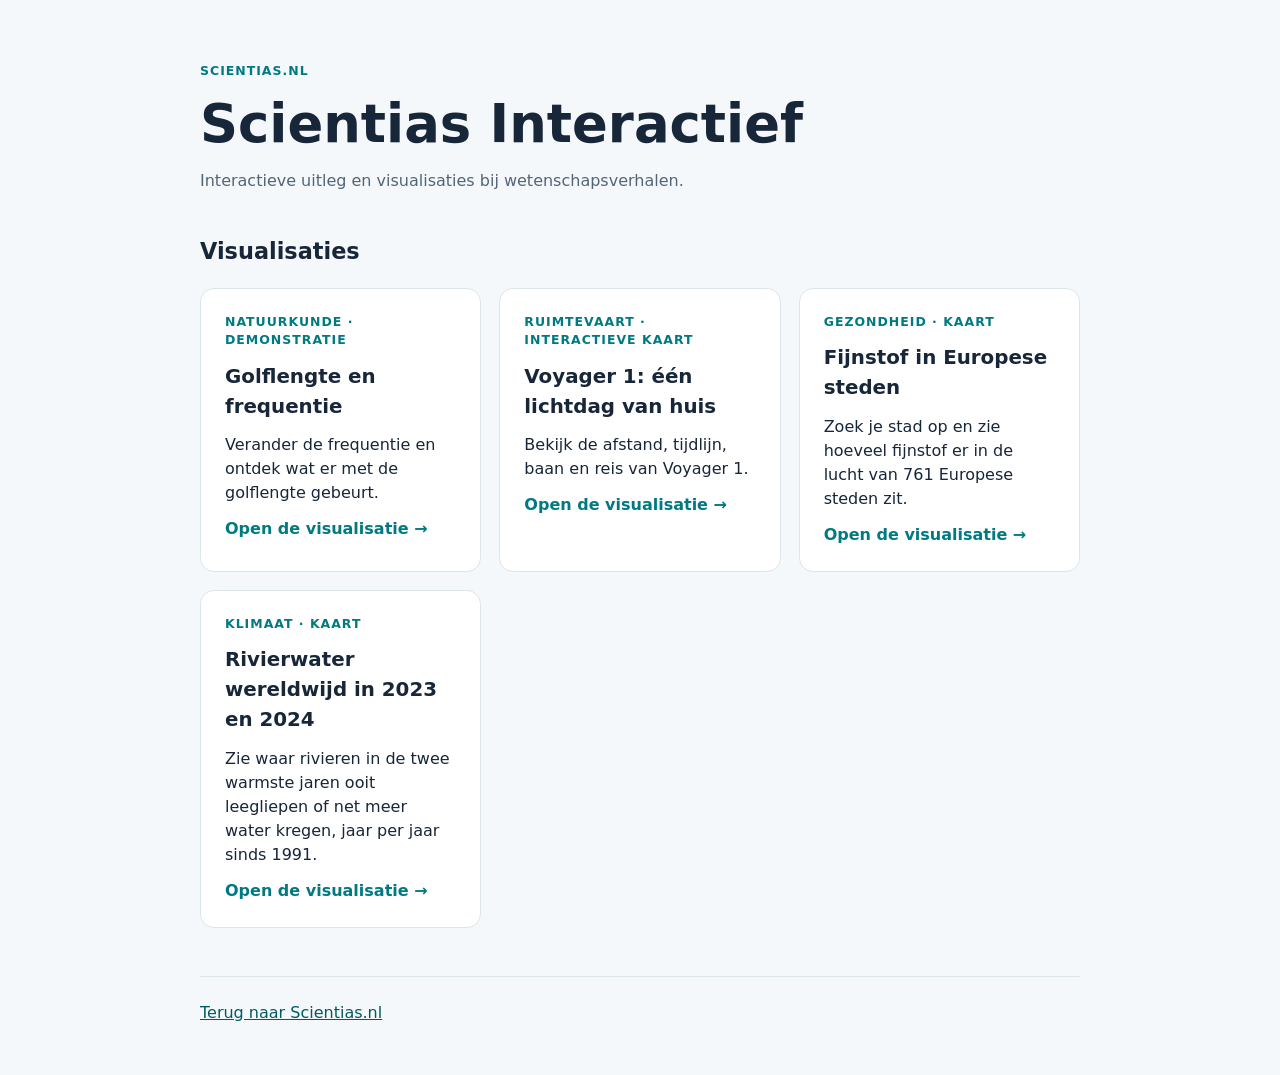
<file: overzicht/index.html>
<!doctype html>
<html lang="nl">
<head>
  <meta charset="utf-8">
  <meta name="viewport" content="width=device-width, initial-scale=1">
  <meta name="description" content="Overzicht van de interactieve wetenschapsvisualisaties van Scientias.">
  <meta name="robots" content="noindex">
  <title>Overzicht · Scientias Interactief</title>
  <link rel="stylesheet" href="../overzicht.css">
</head>
<body>
  <main class="container">
    <header class="site-header">
      <p class="eyebrow">Scientias.nl</p>
      <h1>Scientias Interactief</h1>
      <p>Interactieve uitleg en visualisaties bij wetenschapsverhalen.</p>
    </header>
    <section aria-labelledby="voorbeelden">
      <h2 id="voorbeelden">Visualisaties</h2>
      <div class="tiles">
        <a class="tile" href="../voorbeelden/golflengte/">
          <span class="eyebrow">Natuurkunde · demonstratie</span>
          <strong>Golflengte en frequentie</strong>
          <span>Verander de frequentie en ontdek wat er met de golflengte gebeurt.</span>
          <span class="link-label">Open de visualisatie →</span>
        </a>
        <a class="tile" href="../interactief/voyager-1-v2/">
          <span class="eyebrow">Ruimtevaart · interactieve kaart</span>
          <strong>Voyager 1: één lichtdag van huis</strong>
          <span>Bekijk de afstand, tijdlijn, baan en reis van Voyager 1.</span>
          <span class="link-label">Open de visualisatie →</span>
        </a>
        <a class="tile" href="../interactief/fijnstof-europese-steden/">
          <span class="eyebrow">Gezondheid · kaart</span>
          <strong>Fijnstof in Europese steden</strong>
          <span>Zoek je stad op en zie hoeveel fijnstof er in de lucht van 761 Europese steden zit.</span>
          <span class="link-label">Open de visualisatie →</span>
        </a>
        <a class="tile" href="../interactief/zoetwater-2023-2024/">
          <span class="eyebrow">Klimaat · kaart</span>
          <strong>Rivierwater wereldwijd in 2023 en 2024</strong>
          <span>Zie waar rivieren in de twee warmste jaren ooit leegliepen of net meer water kregen, jaar per jaar sinds 1991.</span>
          <span class="link-label">Open de visualisatie →</span>
        </a>
      </div>
    </section>
    <footer><a href="https://scientias.nl/">Terug naar Scientias.nl</a></footer>
  </main>
</body>
</html>
</file>
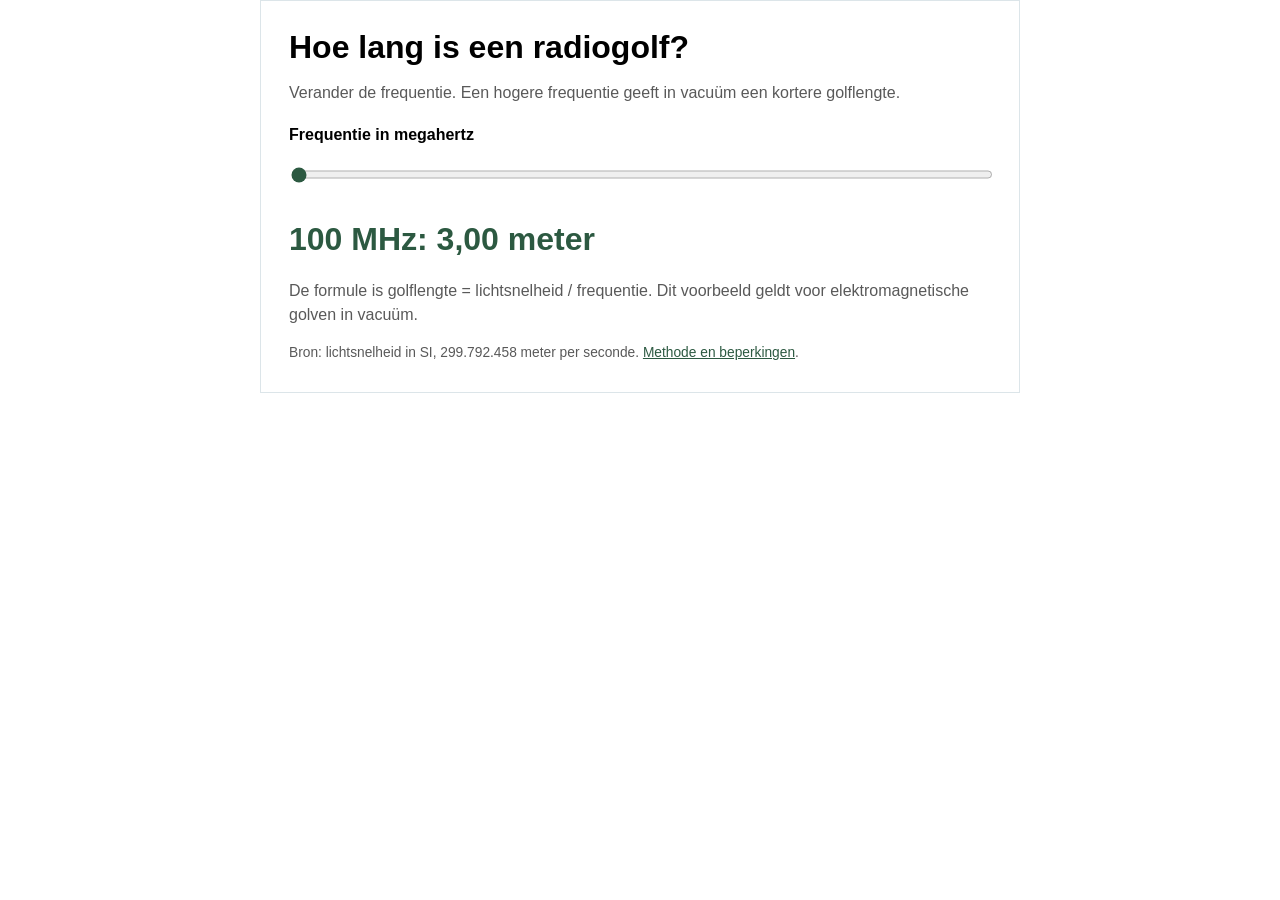
<file: interactief/_sjabloon/index.html>
<!doctype html>
<html lang="nl">
<head>
  <meta charset="utf-8">
  <meta name="viewport" content="width=device-width, initial-scale=1">
  <meta name="description" content="Sjabloon voor een interactieve Scientias-visualisatie.">
  <title>Sjabloon: golflengte en frequentie | Scientias</title>
  <link rel="stylesheet" href="../../assets/v1/style.css">
  <link rel="stylesheet" href="../../assets/v1/basis.css">
  <link rel="stylesheet" href="style.css">
  <script src="physics.js" defer></script>
  <script src="visualisatie.js" defer></script>
  <script src="../../assets/v1/embed-child.js" defer></script>
</head>
<body class="embed-page">
  <a class="skip-link" href="#visualisatie">Naar de visualisatie</a>
  <main class="embed" id="visualisatie">
    <h1>Hoe lang is een radiogolf?</h1>
    <p>Verander de frequentie. Een hogere frequentie geeft in vacuüm een kortere golflengte.</p>
    <label for="frequentie">Frequentie in megahertz</label>
    <input id="frequentie" type="range" min="100" max="1000" step="10" value="100" aria-describedby="toelichting">
    <p><output class="output" id="uitvoer" for="frequentie">100 MHz: 3,00 meter</output></p>
    <p id="toelichting">De formule is golflengte = lichtsnelheid / frequentie. Dit voorbeeld geldt voor elektromagnetische golven in vacuüm.</p>
    <p class="note">Bron: lichtsnelheid in SI, 299.792.458 meter per seconde. <a href="METHODE.md">Methode en beperkingen</a>.</p>
    <noscript><p>JavaScript is nodig voor de schuifregelaar. Bij 100 MHz is de golflengte ongeveer 3 meter.</p></noscript>
  </main>
</body>
</html>
</file>
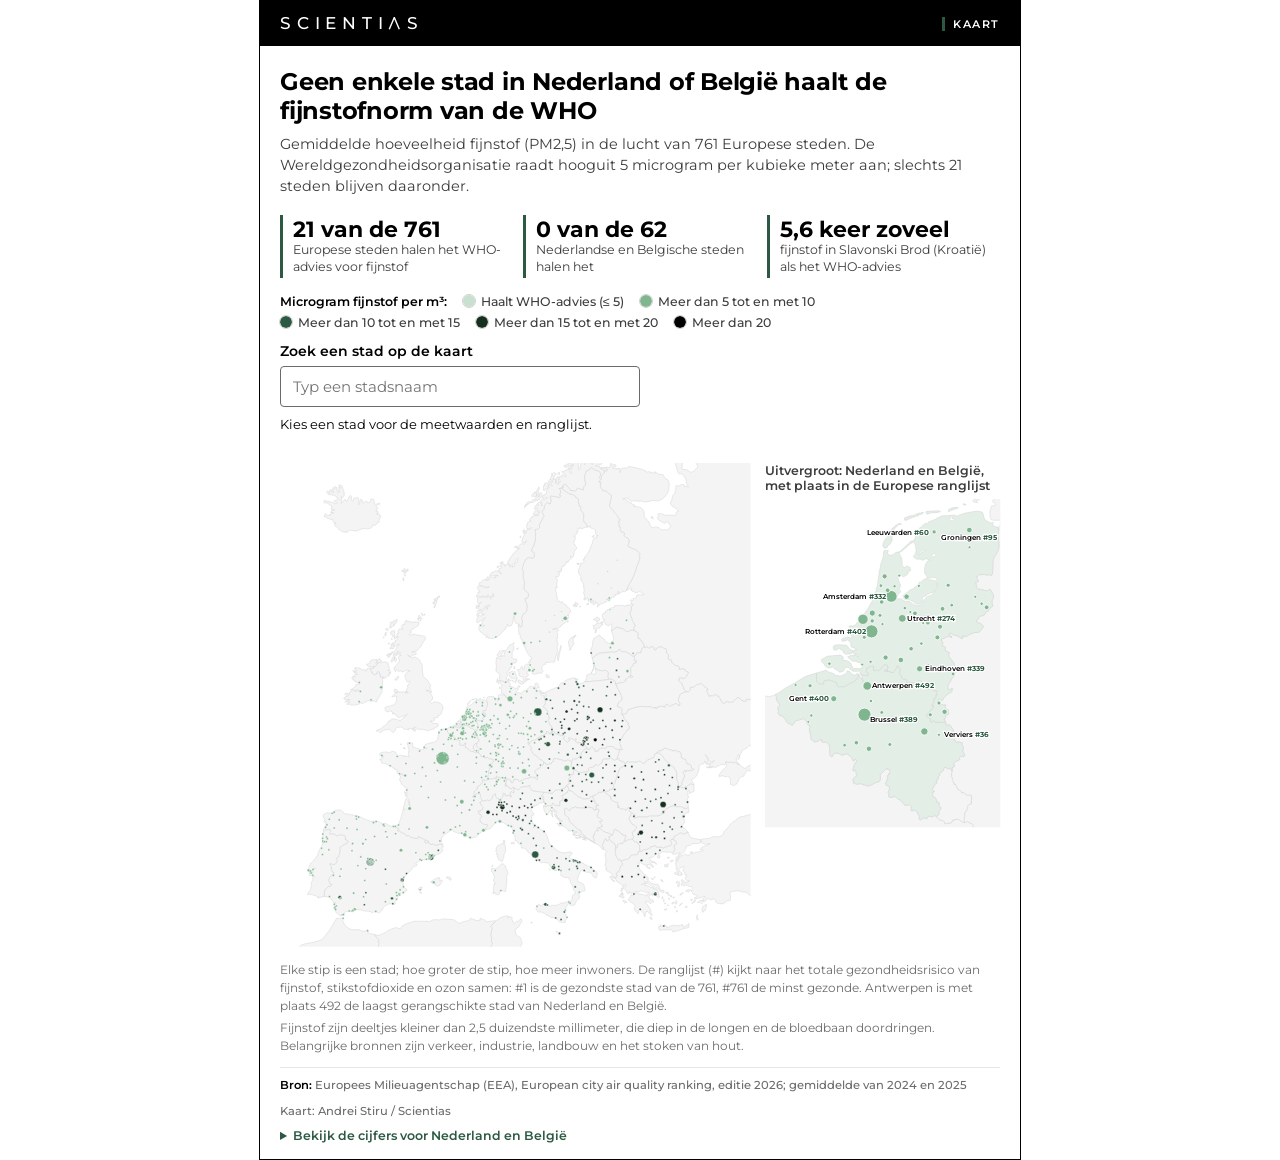
<file: interactief/fijnstof-europese-steden/index.html>
<!doctype html>
<html lang="nl">
<head>
<meta charset="utf-8">
<meta name="viewport" content="width=device-width,initial-scale=1">
<title>Fijnstof in Europese steden | Scientias</title>
<link rel="stylesheet" href="../../assets/v1/basis.css">
<link rel="stylesheet" href="style.css">
<script src="data.js" defer></script>
<script src="visualisatie.js" defer></script>
<script src="../../assets/v1/embed-child.js" defer></script>
</head>
<body>
<figure class="sc-graphic"><div class="sc-head"><span class="sc-logo" aria-label="Scientias">SCIENTI<svg viewBox="0 0 10 10" aria-hidden="true"><path d="M.9 10 5 .4 9.1 10" fill="none" stroke="#fff" stroke-width="1.15" stroke-linejoin="miter"/></svg>S</span><span class="sc-kicker">Kaart</span></div>
<div class="sc-body"><h1 class="sc-title">Geen enkele stad in Nederland of België haalt de fijnstofnorm van de WHO</h1>
<p class="sc-sub">Gemiddelde hoeveelheid fijnstof (PM2,5) in de lucht van 761 Europese steden. De Wereldgezondheidsorganisatie raadt hooguit 5 microgram per kubieke meter aan; slechts 21 steden blijven daaronder.</p>
<div class="kpis"><div class="kpi"><b>21 van de 761</b><span>Europese steden halen het WHO-advies voor fijnstof</span></div><div class="kpi"><b>0 van de 62</b><span>Nederlandse en Belgische steden halen het</span></div><div class="kpi"><b>5,6 keer zoveel</b><span>fijnstof in Slavonski Brod (Kroatië) als het WHO-advies</span></div></div>
<div class="sc-legend"><span class="legend-title">Microgram fijnstof per m³:</span><span><i class="dot pm-safe"></i>Haalt WHO-advies (≤ 5)</span><span><i class="dot pm-low"></i>Meer dan 5 tot en met 10</span><span><i class="dot pm-medium"></i>Meer dan 10 tot en met 15</span><span><i class="dot pm-high"></i>Meer dan 15 tot en met 20</span><span><i class="dot pm-very-high"></i>Meer dan 20</span></div>
<div class="city-search"><label for="city-name">Zoek een stad op de kaart</label><input id="city-name" list="city-names" autocomplete="off" placeholder="Typ een stadsnaam"><datalist id="city-names"></datalist><p id="city-result" role="status" aria-live="polite">Kies een stad voor de meetwaarden en ranglijst.</p></div>
<div class="sc-chart" id="aqmap"><div class="sc-maps">
<div><div class="sc-map-svg" data-src="kaart-europa.svg"><noscript>De kaart vereist JavaScript; de Nederlandse en Belgische cijfers staan in de tabel hieronder.</noscript></div></div>
<div><p class="mapcap">Uitvergroot: Nederland en België, met plaats in de Europese ranglijst</p><div class="sc-map-svg" data-src="kaart-benelux.svg"><noscript>De kaart vereist JavaScript; de Nederlandse en Belgische cijfers staan in de tabel hieronder.</noscript></div></div>
</div></div>
<div class="sc-notes"><p>Elke stip is een stad; hoe groter de stip, hoe meer inwoners. De ranglijst (#) kijkt naar het totale gezondheidsrisico van fijnstof, stikstofdioxide en ozon samen: #1 is de gezondste stad van de 761, #761 de minst gezonde. Antwerpen is met plaats 492 de laagst gerangschikte stad van Nederland en België.</p><p>Fijnstof zijn deeltjes kleiner dan 2,5 duizendste millimeter, die diep in de longen en de bloedbaan doordringen. Belangrijke bronnen zijn verkeer, industrie, landbouw en het stoken van hout.</p></div>
<div class="sc-foot"><span><b>Bron:</b> Europees Milieuagentschap (EEA), European city air quality ranking, editie 2026; gemiddelde van 2024 en 2025</span><span>Kaart: Andrei Stiru / Scientias</span></div>
<details class="sc-data"><summary>Bekijk de cijfers voor Nederland en België</summary><div class="scroll"><table><thead><tr><th>#</th><th>Stad</th><th>Land</th><th>Fijnstof</th><th>Stikstof&shy;dioxide</th><th>Ozon</th></tr></thead><tbody><tr><td>36</td><td>Verviers</td><td>BE</td><td>6</td><td>11</td><td>84</td></tr><tr><td>49</td><td>Namur</td><td>BE</td><td>6</td><td>12</td><td>83</td></tr><tr><td>60</td><td>Leeuwarden</td><td>NL</td><td>7</td><td>9</td><td>86</td></tr><tr><td>77</td><td>Alkmaar</td><td>NL</td><td>8</td><td>10</td><td>85</td></tr><tr><td>79</td><td>Liège</td><td>BE</td><td>6</td><td>13</td><td>84</td></tr><tr><td>88</td><td>Assen</td><td>NL</td><td>8</td><td>10</td><td>86</td></tr><tr><td>94</td><td>Hoorn</td><td>NL</td><td>8</td><td>11</td><td>88</td></tr><tr><td>95</td><td>Groningen</td><td>NL</td><td>8</td><td>11</td><td>85</td></tr><tr><td>102</td><td>Lelystad</td><td>NL</td><td>8</td><td>10</td><td>90</td></tr><tr><td>113</td><td>Charleroi</td><td>BE</td><td>7</td><td>14</td><td>82</td></tr><tr><td>115</td><td>La Louvière</td><td>BE</td><td>8</td><td>12</td><td>83</td></tr><tr><td>117</td><td>Heerlen</td><td>NL</td><td>7</td><td>12</td><td>87</td></tr><tr><td>120</td><td>Almere</td><td>NL</td><td>8</td><td>11</td><td>89</td></tr><tr><td>124</td><td>Middelburg</td><td>NL</td><td>8</td><td>12</td><td>82</td></tr><tr><td>126</td><td>Oostende</td><td>BE</td><td>9</td><td>10</td><td>80</td></tr><tr><td>133</td><td>Purmerend</td><td>NL</td><td>8</td><td>12</td><td>86</td></tr><tr><td>141</td><td>Soest</td><td>NL</td><td>8</td><td>11</td><td>89</td></tr><tr><td>143</td><td>Heemskerk</td><td>NL</td><td>8</td><td>12</td><td>83</td></tr><tr><td>146</td><td>Maastricht</td><td>NL</td><td>8</td><td>13</td><td>86</td></tr><tr><td>151</td><td>Haarlem</td><td>NL</td><td>9</td><td>12</td><td>82</td></tr><tr><td>154</td><td>Zwolle</td><td>NL</td><td>8</td><td>12</td><td>88</td></tr><tr><td>161</td><td>Hilversum</td><td>NL</td><td>8</td><td>12</td><td>89</td></tr><tr><td>162</td><td>Apeldoorn</td><td>NL</td><td>8</td><td>12</td><td>90</td></tr><tr><td>167</td><td>Deventer</td><td>NL</td><td>8</td><td>12</td><td>89</td></tr><tr><td>172</td><td>Mons</td><td>BE</td><td>9</td><td>13</td><td>82</td></tr><tr><td>175</td><td>Sittard-Geleen</td><td>NL</td><td>8</td><td>13</td><td>88</td></tr><tr><td>187</td><td>Zaanstad</td><td>NL</td><td>8</td><td>13</td><td>82</td></tr><tr><td>195</td><td>Brugge</td><td>BE</td><td>10</td><td>11</td><td>82</td></tr><tr><td>196</td><td>Almelo</td><td>NL</td><td>9</td><td>12</td><td>89</td></tr><tr><td>199</td><td>Ede</td><td>NL</td><td>8</td><td>12</td><td>89</td></tr><tr><td>202</td><td>Haarlemmermeer</td><td>NL</td><td>9</td><td>13</td><td>84</td></tr><tr><td>213</td><td>Leuven</td><td>BE</td><td>8</td><td>14</td><td>85</td></tr><tr><td>216</td><td>Hengelo</td><td>NL</td><td>9</td><td>13</td><td>89</td></tr><tr><td>220</td><td>Arnhem</td><td>NL</td><td>8</td><td>13</td><td>89</td></tr><tr><td>224</td><td>Amersfoort</td><td>NL</td><td>8</td><td>13</td><td>89</td></tr><tr><td>225</td><td>Leiden</td><td>NL</td><td>8</td><td>14</td><td>86</td></tr><tr><td>229</td><td>Nijmegen</td><td>NL</td><td>8</td><td>14</td><td>88</td></tr><tr><td>230</td><td>Veenendaal</td><td>NL</td><td>9</td><td>13</td><td>89</td></tr><tr><td>233</td><td>Enschede</td><td>NL</td><td>8</td><td>13</td><td>89</td></tr><tr><td>246</td><td>Alphen aan den Rijn</td><td>NL</td><td>9</td><td>13</td><td>87</td></tr><tr><td>264</td><td>Oss</td><td>NL</td><td>9</td><td>13</td><td>89</td></tr><tr><td>274</td><td>Utrecht</td><td>NL</td><td>9</td><td>14</td><td>88</td></tr><tr><td>280</td><td>Kortrijk</td><td>BE</td><td>10</td><td>12</td><td>85</td></tr><tr><td>281</td><td>Mouscron</td><td>BE</td><td>10</td><td>12</td><td>85</td></tr><tr><td>286</td><td>Helmond</td><td>NL</td><td>9</td><td>13</td><td>89</td></tr><tr><td>295</td><td>Bergen op Zoom</td><td>NL</td><td>9</td><td>15</td><td>85</td></tr><tr><td>301</td><td>Gouda</td><td>NL</td><td>9</td><td>15</td><td>87</td></tr><tr><td>302</td><td>Venlo</td><td>NL</td><td>9</td><td>14</td><td>88</td></tr><tr><td>310</td><td>Mechelen</td><td>BE</td><td>9</td><td>14</td><td>85</td></tr><tr><td>312</td><td>'s-Hertogenbosch</td><td>NL</td><td>9</td><td>14</td><td>88</td></tr><tr><td>313</td><td>Breda</td><td>NL</td><td>9</td><td>14</td><td>88</td></tr><tr><td>328</td><td>Nissewaard</td><td>NL</td><td>9</td><td>16</td><td>79</td></tr><tr><td>332</td><td>Amsterdam</td><td>NL</td><td>9</td><td>17</td><td>82</td></tr><tr><td>335</td><td>Roosendaal</td><td>NL</td><td>9</td><td>15</td><td>86</td></tr><tr><td>337</td><td>'s-Gravenhage</td><td>NL</td><td>9</td><td>16</td><td>84</td></tr><tr><td>338</td><td>Zoetermeer</td><td>NL</td><td>9</td><td>16</td><td>86</td></tr><tr><td>339</td><td>Eindhoven</td><td>NL</td><td>9</td><td>14</td><td>89</td></tr><tr><td>350</td><td>Tilburg</td><td>NL</td><td>9</td><td>14</td><td>89</td></tr><tr><td>389</td><td>Brussel</td><td>BE</td><td>9</td><td>18</td><td>83</td></tr><tr><td>400</td><td>Gent</td><td>BE</td><td>10</td><td>15</td><td>85</td></tr><tr><td>402</td><td>Rotterdam</td><td>NL</td><td>9</td><td>18</td><td>83</td></tr><tr><td>492</td><td>Antwerpen</td><td>BE</td><td>10</td><td>19</td><td>84</td></tr></tbody></table></div><p class="table-note">Alle waarden in microgram per kubieke meter.</p></details>
</div></figure>
</body></html>
</file>
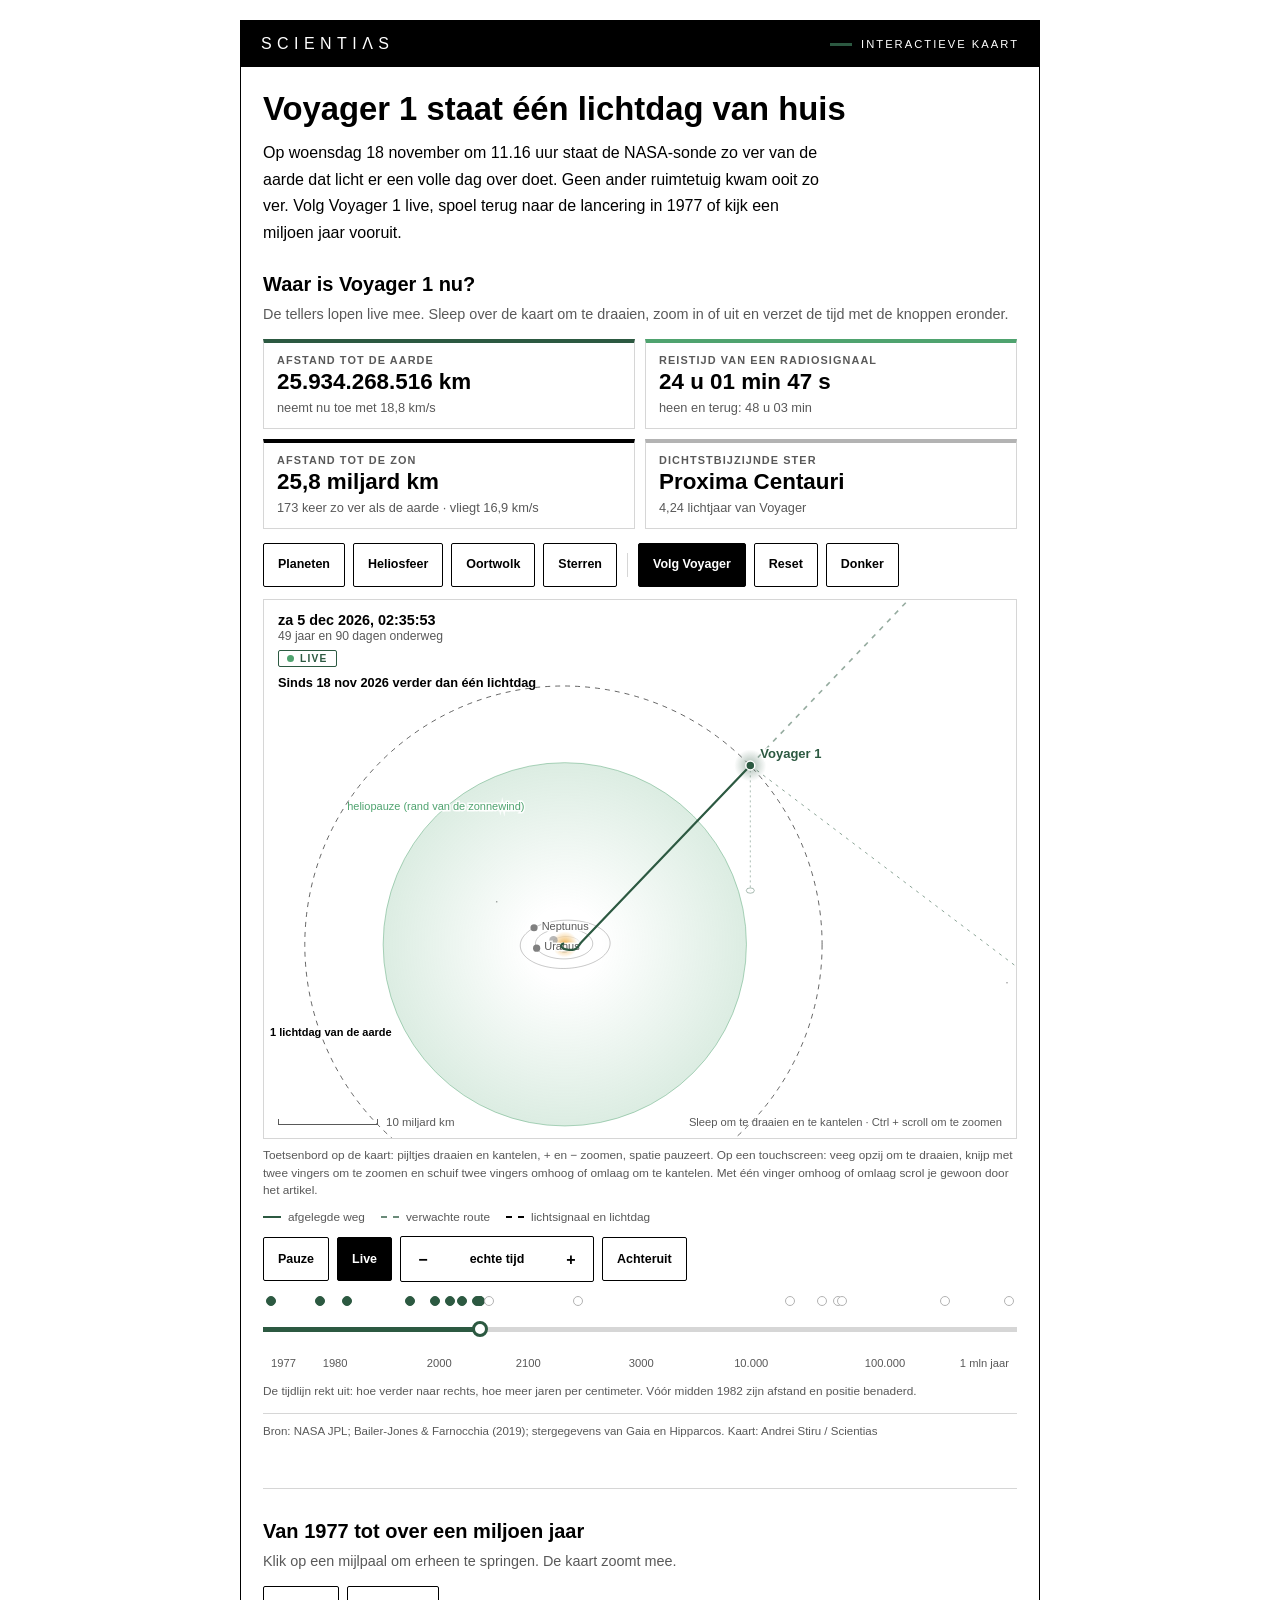
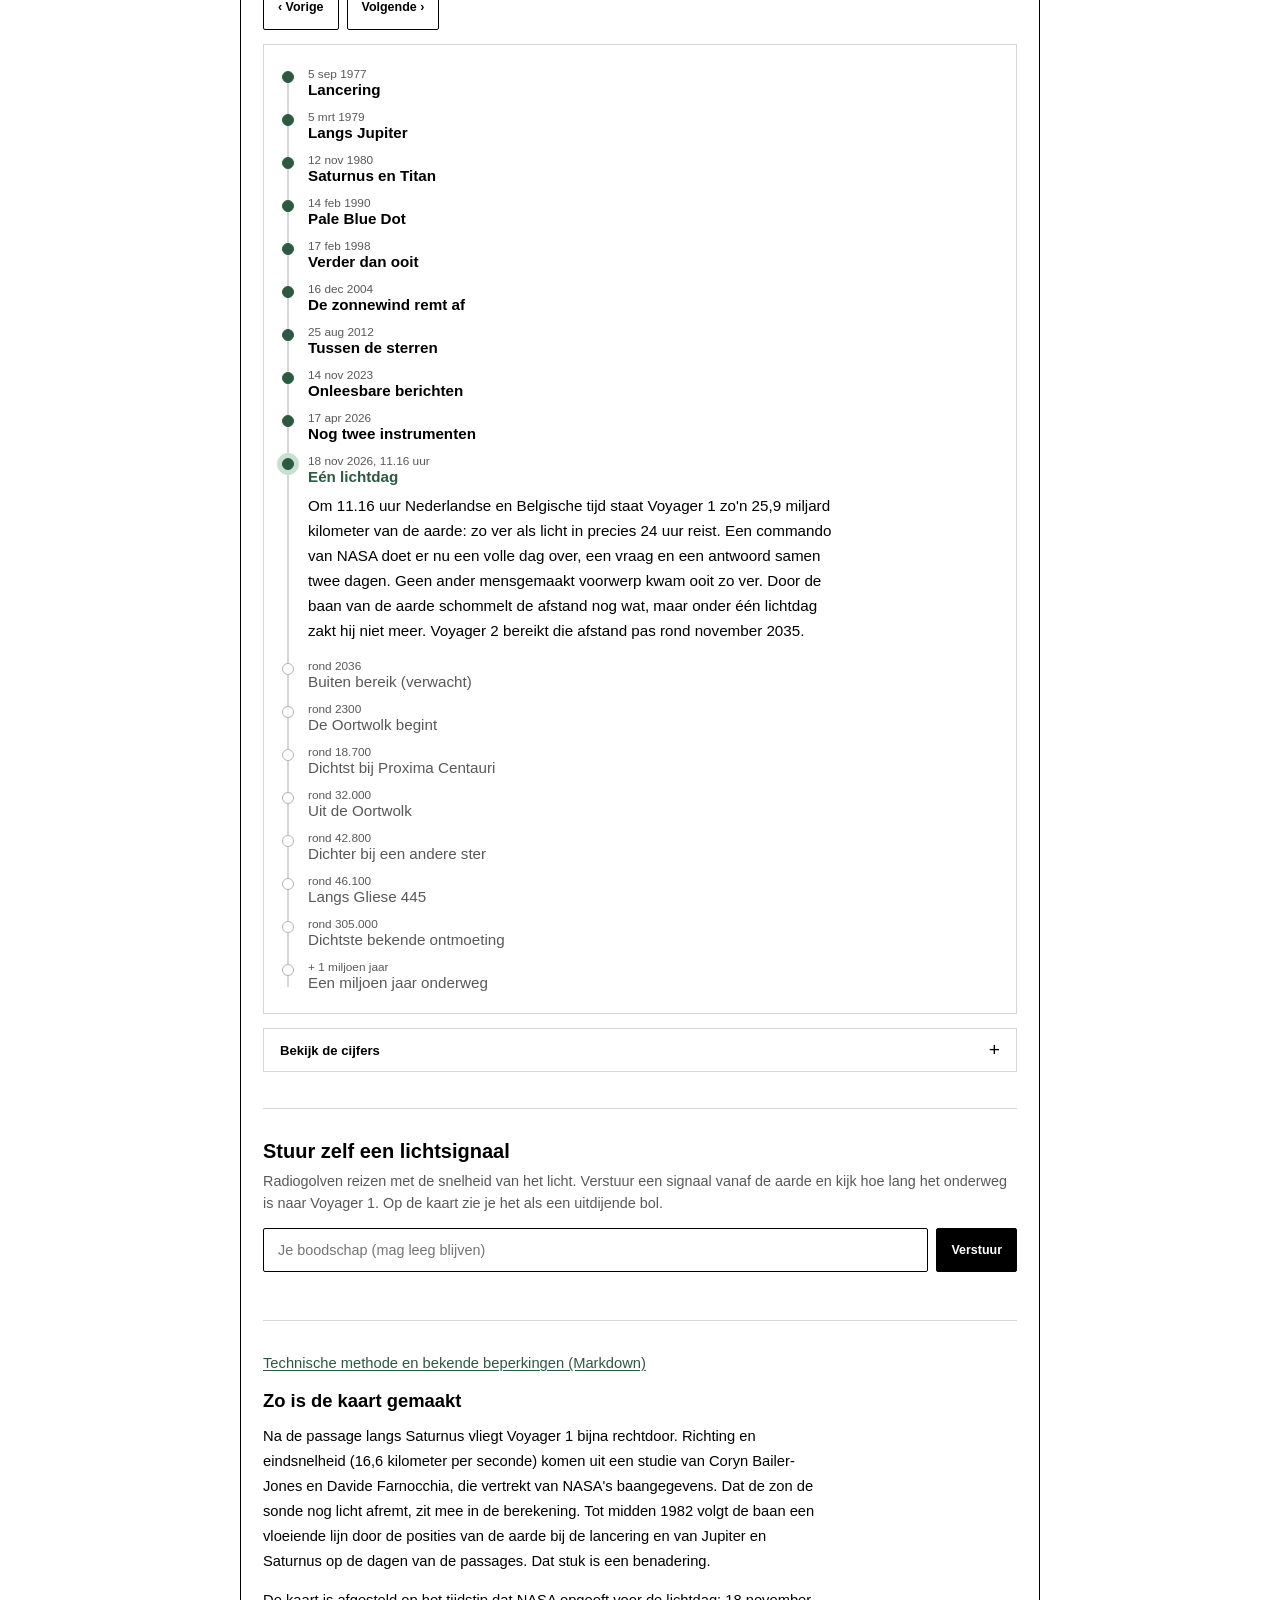
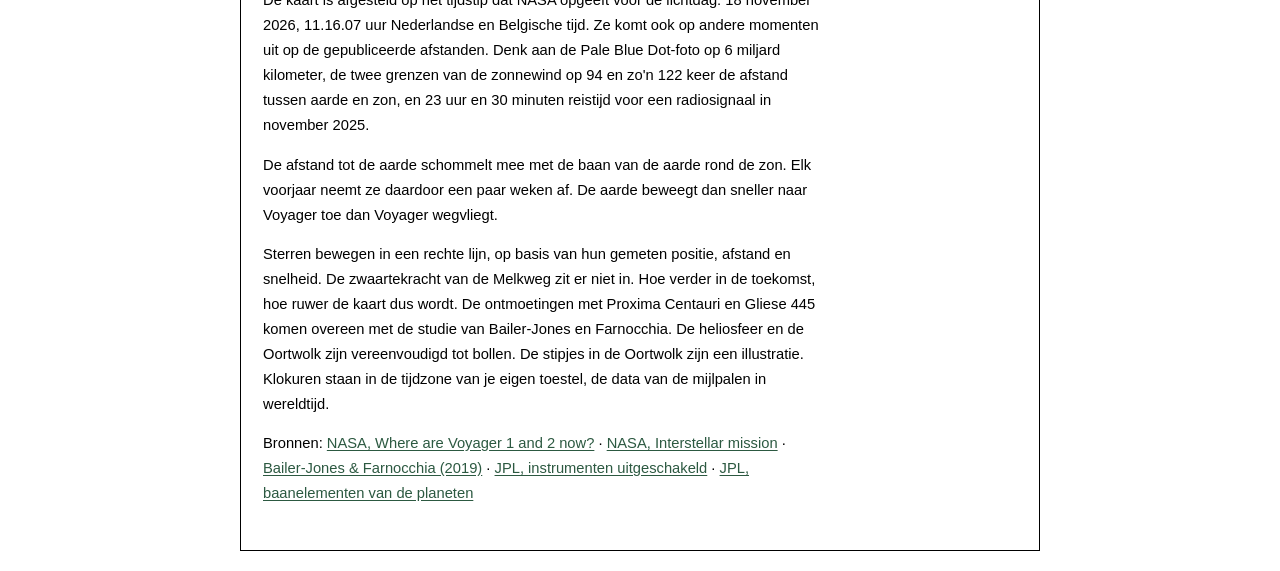
<file: interactief/voyager-1-v2/index.html>
<!DOCTYPE html>
<html lang="nl">
<head>
<meta charset="utf-8">
<meta name="viewport" content="width=device-width, initial-scale=1">
<title>Voyager 1 staat één lichtdag van huis | Scientias</title>
<link rel="stylesheet" href="../../assets/v1/basis.css">
<link rel="stylesheet" href="style.css">
<script src="physics.js" defer></script>
<script src="visualisatie.js" defer></script>
<script src="../../assets/v1/embed-child.js" defer></script>
</head>
<body>
<a class="skip-link" href="#g-kaart">Naar de visualisatie</a>
<noscript><p>JavaScript is nodig voor de interactieve kaart en cijfers. Hieronder staan de modeluitleg en bronnen.</p></noscript>
<div class="frame">
<header>
  <div class="topb"><p class="brand">SCIENTI&Lambda;S</p><span class="tag">Interactieve kaart</span></div>
  <div class="head">
    <h1>Voyager 1 staat één lichtdag van huis</h1>
    <p class="lede">Op woensdag 18 november om 11.16 uur staat de NASA-sonde zo ver van de aarde dat licht er een volle dag over doet. Geen ander ruimtetuig kwam ooit zo ver. Volg Voyager 1 live, spoel terug naar de lancering in 1977 of kijk een miljoen jaar vooruit.</p>
  </div>
</header>
<main>

<section class="blok" id="g-kaart">
<h2>Waar is Voyager 1 nu?</h2>
<p class="sub">De tellers lopen live mee. Sleep over de kaart om te draaien, zoom in of uit en verzet de tijd met de knoppen eronder.</p>
<div class="kpi">
  <div class="kpi-earth"><span class="k">Afstand tot de aarde</span><b id="dKm">…</b><span class="s" id="dSub">&nbsp;</span></div>
  <div class="kpi-light"><span class="k">Reistijd van een radiosignaal</span><b id="lt">…</b><span class="s" id="ltSub">&nbsp;</span></div>
  <div class="kpi-sun"><span class="k">Afstand tot de zon</span><b id="dSun">…</b><span class="s" id="dSunSub">&nbsp;</span></div>
  <div class="kpi-star"><span class="k">Dichtstbijzijnde ster</span><b id="star">…</b><span class="s" id="starSub">&nbsp;</span></div>
</div>
<div class="tog" role="group" aria-label="Zoom">
  <button type="button" data-r="32">Planeten</button>
  <button type="button" data-r="230" title="De bel die de zonnewind rond het zonnestelsel blaast">Heliosfeer</button>
  <button type="button" data-r="140000">Oortwolk</button>
  <button type="button" data-r="1400000">Sterren</button>
  <span class="sep"></span>
  <button type="button" id="follow" aria-pressed="true">Volg Voyager</button>
  <button type="button" id="resetView">Reset</button>
  <button type="button" id="themeBtn" aria-pressed="false" title="Schakel tussen lichte en donkere modus">Donker</button>
</div>
<div class="box">
  <canvas id="map" tabindex="0" role="img" aria-describedby="kaart-hulp" aria-label="Kaart van het zonnestelsel en de omgeving met de positie van Voyager 1. De cijfers staan ook in de tabel onder de mijlpalen.">De kaart toont Voyager, planeten en een selectie sterren. De kerncijfers en mijlpalentabel geven afstanden in tekst weer.</canvas>
  <div class="hud tl">
    <div class="date" id="date">…</div>
    <div class="since" id="since">&nbsp;</div>
    <div class="badge" id="badge"><i></i><span id="badgeTxt">Live</span></div>
    <div class="ld" id="ld"></div>
  </div>
  <div class="hud bl"><div class="scale"><b id="scaleBar"></b><span id="scaleLbl" class="num"></span></div></div>
  <div class="hud br" id="hintBr">Sleep om te draaien en te kantelen · Ctrl + scroll om te zoomen</div>
  <div class="hud touch">Veeg opzij om te draaien · knijp om te zoomen · schuif met twee vingers om te kantelen</div>
  <div class="zhint" id="zhint">Houd Ctrl (of ⌘) ingedrukt en scroll om te zoomen</div>
</div>
<p id="kaart-hulp" class="fine">Toetsenbord op de kaart: pijltjes draaien en kantelen, + en − zoomen, spatie pauzeert. Op een touchscreen: veeg opzij om te draaien, knijp met twee vingers om te zoomen en schuif twee vingers omhoog of omlaag om te kantelen. Met één vinger omhoog of omlaag scrol je gewoon door het artikel.</p>
<div class="legend">
  <span><em></em>afgelegde weg</span><span><em class="f"></em>verwachte route</span><span><em class="s"></em>lichtsignaal en lichtdag</span>
</div>
<div class="tog ctrl" role="group" aria-label="Tijd">
  <button type="button" class="pill" id="play">Pauze</button>
  <button type="button" class="pill on" id="live" aria-pressed="true">Live</button>
  <span class="speed" aria-label="Snelheid"><button type="button" id="slower" aria-label="Trager">&minus;</button><span id="speedLbl">echte tijd</span><button type="button" id="faster" aria-label="Sneller">+</button></span>
  <button type="button" class="pill" id="rev" aria-pressed="false">Achteruit</button>
</div>
<div class="tline">
  <div class="ticks" id="ticks"></div>
  <input type="range" id="slider" min="0" max="10000" step="1" value="0" aria-label="Tijdlijn">
  <div class="axis" id="axis"></div>
</div>
<p class="fine">De tijdlijn rekt uit: hoe verder naar rechts, hoe meer jaren per centimeter. Vóór midden 1982 zijn afstand en positie benaderd.</p>
<p class="foot">Bron: NASA JPL; Bailer-Jones &amp; Farnocchia (2019); stergegevens van Gaia en Hipparcos. Kaart: Andrei Stiru / Scientias</p>
</section>

<section class="blok" id="side">
<h2>Van 1977 tot over een miljoen jaar</h2>
<p class="sub">Klik op een mijlpaal om erheen te springen. De kaart zoomt mee.</p>
<div class="ms-nav"><button type="button" class="pill" id="msPrev">‹ Vorige</button><button type="button" class="pill" id="msNext">Volgende ›</button><button type="button" class="pill ms-all" id="msAll" aria-expanded="false" aria-controls="msList">Alle mijlpalen</button></div>
<ol class="ms" id="msList"></ol>
<details class="cijfers">
  <summary>Bekijk de cijfers</summary>
  <div class="tbl"><table>
    <caption>Afstand van Voyager 1 tot de zon bij elke mijlpaal. Voor 1982 gaat het om een benadering.</caption>
    <thead><tr><th scope="col">Moment</th><th scope="col">Gebeurtenis</th><th scope="col">Afstand tot de zon</th></tr></thead>
    <tbody id="cijfersBody"></tbody>
  </table></div>
</details>
</section>

<section class="blok">
<h2>Stuur zelf een lichtsignaal</h2>
<p class="sub">Radiogolven reizen met de snelheid van het licht. Verstuur een signaal vanaf de aarde en kijk hoe lang het onderweg is naar Voyager 1. Op de kaart zie je het als een uitdijende bol.</p>
<form class="sig-form" id="sigForm">
  <input id="sigMsg" maxlength="60" placeholder="Je boodschap (mag leeg blijven)" autocomplete="off" aria-label="Je boodschap">
  <button type="submit" class="pill">Verstuur</button>
</form>
<p id="status" class="sr-only" role="status"></p>
<ul class="sig-list" id="sigList"></ul>
</section>

<section class="method">
<p><a href="METHODE.md">Technische methode en bekende beperkingen (Markdown)</a></p>
<h2>Zo is de kaart gemaakt</h2>
<p>Na de passage langs Saturnus vliegt Voyager 1 bijna rechtdoor. Richting en eindsnelheid (16,6 kilometer per seconde) komen uit een studie van Coryn Bailer-Jones en Davide Farnocchia, die vertrekt van NASA's baangegevens. Dat de zon de sonde nog licht afremt, zit mee in de berekening. Tot midden 1982 volgt de baan een vloeiende lijn door de posities van de aarde bij de lancering en van Jupiter en Saturnus op de dagen van de passages. Dat stuk is een benadering.</p>
<p>De kaart is afgesteld op het tijdstip dat NASA opgeeft voor de lichtdag: 18 november 2026, 11.16.07 uur Nederlandse en Belgische tijd. Ze komt ook op andere momenten uit op de gepubliceerde afstanden. Denk aan de Pale Blue Dot-foto op 6 miljard kilometer, de twee grenzen van de zonnewind op 94 en zo'n 122 keer de afstand tussen aarde en zon, en 23 uur en 30 minuten reistijd voor een radiosignaal in november 2025.</p>
<p>De afstand tot de aarde schommelt mee met de baan van de aarde rond de zon. Elk voorjaar neemt ze daardoor een paar weken af. De aarde beweegt dan sneller naar Voyager toe dan Voyager wegvliegt.</p>
<p>Sterren bewegen in een rechte lijn, op basis van hun gemeten positie, afstand en snelheid. De zwaartekracht van de Melkweg zit er niet in. Hoe verder in de toekomst, hoe ruwer de kaart dus wordt. De ontmoetingen met Proxima Centauri en Gliese 445 komen overeen met de studie van Bailer-Jones en Farnocchia. De heliosfeer en de Oortwolk zijn vereenvoudigd tot bollen. De stipjes in de Oortwolk zijn een illustratie. Klokuren staan in de tijdzone van je eigen toestel, de data van de mijlpalen in wereldtijd.</p>
<p>Bronnen: <a href="https://science.nasa.gov/mission/voyager/where-are-voyager-1-and-voyager-2-now/" target="_blank" rel="noopener">NASA, Where are Voyager 1 and 2 now?</a> · <a href="https://science.nasa.gov/mission/voyager/interstellar-mission" target="_blank" rel="noopener">NASA, Interstellar mission</a> · <a href="https://arxiv.org/abs/1912.03503" target="_blank" rel="noopener">Bailer-Jones &amp; Farnocchia (2019)</a> · <a href="https://www.jpl.nasa.gov/news/nasa-turns-off-two-voyager-science-instruments-to-extend-mission/" target="_blank" rel="noopener">JPL, instrumenten uitgeschakeld</a> · <a href="https://ssd.jpl.nasa.gov/planets/approx_pos.html" target="_blank" rel="noopener">JPL, baanelementen van de planeten</a></p>
</section>
</main>
</div>



</body>
</html>
</file>
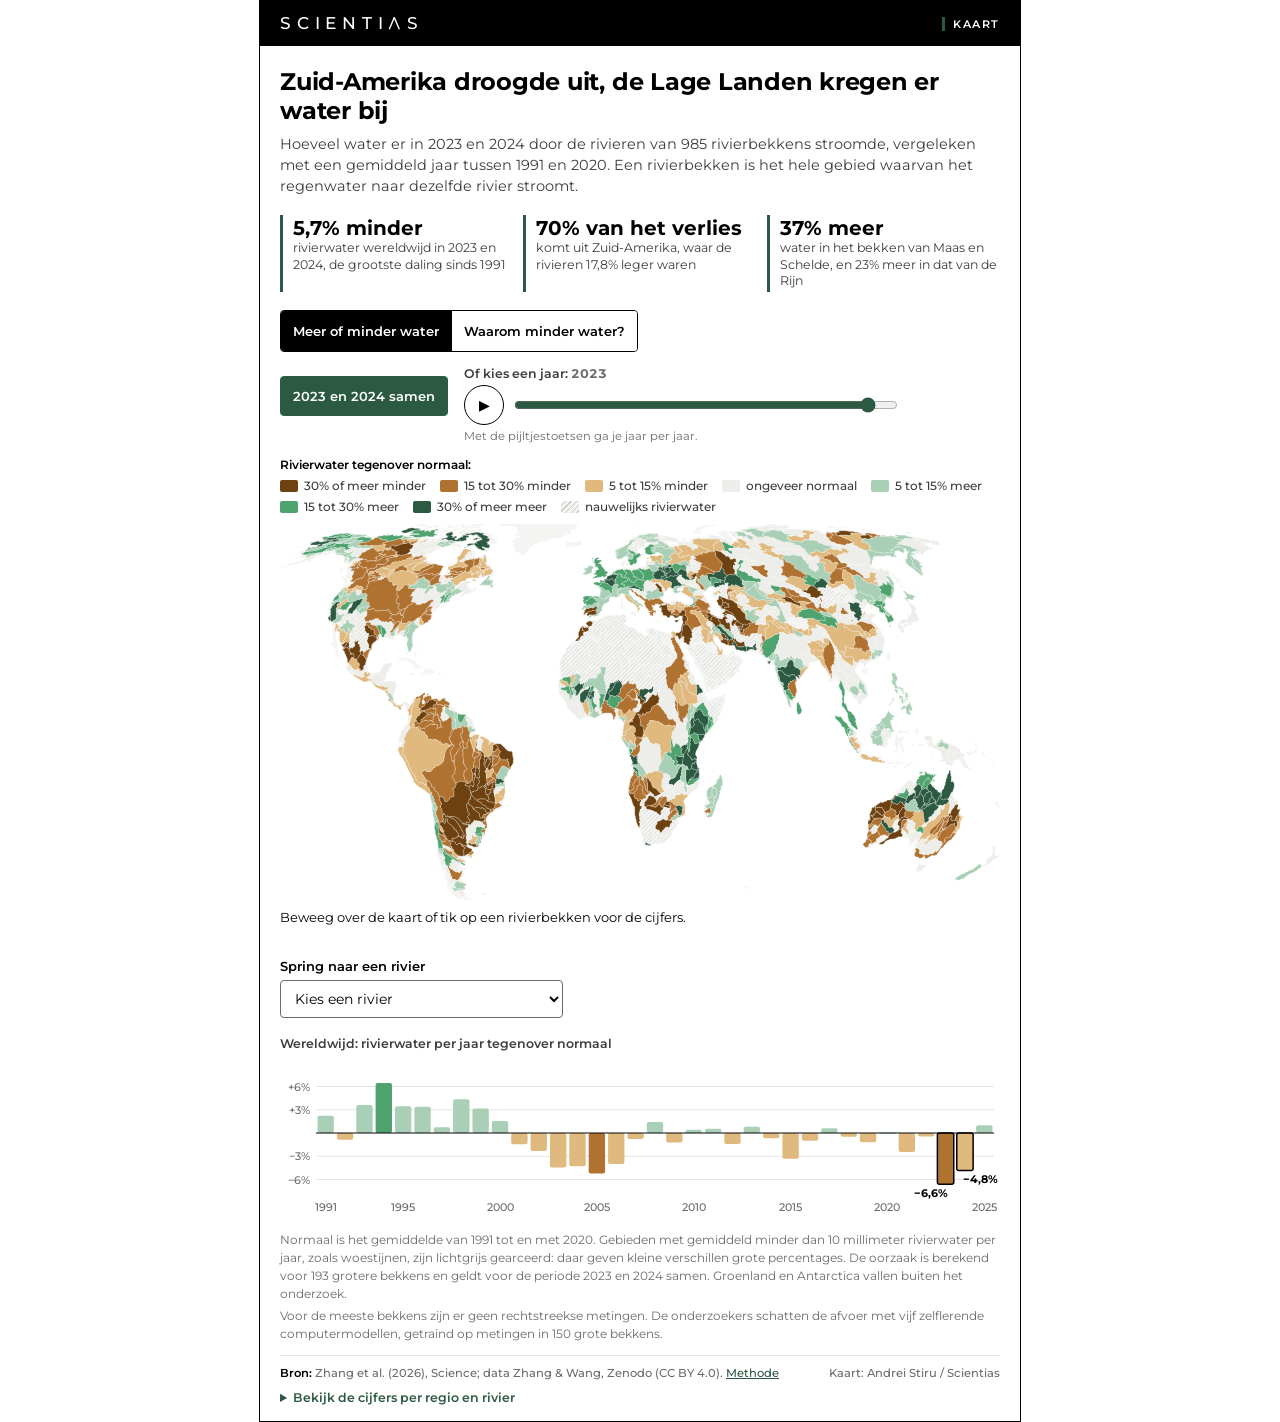
<file: interactief/zoetwater-2023-2024/index.html>
<!doctype html>
<html lang="nl">
<head>
<meta charset="utf-8">
<meta name="viewport" content="width=device-width,initial-scale=1">
<meta name="description" content="Kaart: hoeveel water er in 2023 en 2024 door 985 rivierbekkens wereldwijd stroomde, vergeleken met normaal.">
<title>Rivierwater wereldwijd in 2023 en 2024 | Scientias</title>
<link rel="stylesheet" href="../../assets/v1/basis.css">
<link rel="stylesheet" href="style.css">
<script src="data.js" defer></script>
<script src="visualisatie.js" defer></script>
<script src="../../assets/v1/embed-child.js" defer></script>
</head>
<body>
<a class="skip-link" href="#zoetwater">Naar de kaart</a>
<figure class="sc-graphic" id="zoetwater"><div class="sc-head"><span class="sc-logo" aria-label="Scientias">SCIENTI<svg viewBox="0 0 10 10" aria-hidden="true"><path d="M.9 10 5 .4 9.1 10" fill="none" stroke="#fff" stroke-width="1.15" stroke-linejoin="miter"/></svg>S</span><span class="sc-kicker">Kaart</span></div>
<div class="sc-body">
<h1 class="sc-title">Zuid-Amerika droogde uit, de Lage Landen kregen er water bij</h1>
<p class="sc-sub">Hoeveel water er in 2023 en 2024 door de rivieren van 985 rivierbekkens stroomde, vergeleken met een gemiddeld jaar tussen 1991 en 2020. Een rivierbekken is het hele gebied waarvan het regenwater naar dezelfde rivier stroomt.</p>
<div class="kpis"><div class="kpi"><b>5,7% minder</b><span>rivierwater wereldwijd in 2023 en 2024, de grootste daling sinds 1991</span></div><div class="kpi"><b>70% van het verlies</b><span>komt uit Zuid-Amerika, waar de rivieren 17,8% leger waren</span></div><div class="kpi"><b>37% meer</b><span>water in het bekken van Maas en Schelde, en 23% meer in dat van de Rijn</span></div></div>

<div class="controls">
<div class="views" role="group" aria-label="Wat toont de kaart?">
<button type="button" class="view-btn" id="view-afvoer" aria-pressed="true">Meer of minder water</button>
<button type="button" class="view-btn" id="view-oorzaak" aria-pressed="false">Waarom minder water?</button>
</div>
<div class="period" id="period">
<button type="button" class="period-btn" id="periode-2324" aria-pressed="true">2023 en 2024 samen</button>
<label class="year-label" for="jaar">Of kies een jaar: <output id="jaar-uit" for="jaar">2023</output></label>
<div class="year-row"><button type="button" class="play" id="afspelen" aria-label="Speel de jaren 1991 tot 2025 af">▶</button><input id="jaar" type="range" min="1991" max="2025" step="1" value="2023" aria-describedby="jaar-hint"></div>
<p class="hint" id="jaar-hint">Met de pijltjestoetsen ga je jaar per jaar.</p>
</div>
</div>

<div class="sc-legend" id="legenda-afvoer" aria-label="Legenda: afwijking van de rivierafvoer">
<span class="legend-title">Rivierwater tegenover normaal:</span>
<span><i class="b-3"></i>30% of meer minder</span><span><i class="b-2"></i>15 tot 30% minder</span><span><i class="b-1"></i>5 tot 15% minder</span><span><i class="b0"></i>ongeveer normaal</span><span><i class="b1"></i>5 tot 15% meer</span><span><i class="b2"></i>15 tot 30% meer</span><span><i class="b3"></i>30% of meer meer</span><span><i class="dor"></i>nauwelijks rivierwater</span>
</div>
<div class="sc-legend" id="legenda-oorzaak" hidden aria-label="Legenda: belangrijkste oorzaak van minder rivierwater">
<span class="legend-title">Belangrijkste oorzaak van minder rivierwater in 2023 en 2024:</span>
<span><i class="c-P"></i>minder regen</span><span><i class="c-ET"></i>meer verdamping</span><span><i class="c-S"></i>bodem en grondwater hielden water vast</span><span><i class="c-meer"></i>geen daling</span>
</div>

<div class="sc-chart" id="kaart"><div class="sc-map-svg" data-src="kaart.svg"><noscript>De kaart vereist JavaScript. De cijfers per regio staan in de tabel hieronder.</noscript></div></div>
<p class="status" id="status" role="status" aria-live="polite">Beweeg over de kaart of tik op een rivierbekken voor de cijfers.</p>

<div class="river-search"><label for="rivier">Spring naar een rivier</label><select id="rivier"><option value="">Kies een rivier</option></select></div>

<div class="timeline"><p class="mapcap" id="tijdlijn-titel">Wereldwijd: rivierwater per jaar tegenover normaal</p><div id="tijdlijn" role="img" aria-labelledby="tijdlijn-titel" aria-describedby="tijdlijn-uitleg"></div><p class="sr-only" id="tijdlijn-uitleg">Een staafdiagram van 1991 tot 2025. De afwijking schommelt meestal tussen 6% meer en 5% minder. In 2023 was het 6,6% minder, in 2024 4,8% minder, en in 2025 weer 1,0% meer dan normaal.</p></div>

<div class="sc-notes"><p>Normaal is het gemiddelde van 1991 tot en met 2020. Gebieden met gemiddeld minder dan 10 millimeter rivierwater per jaar, zoals woestijnen, zijn lichtgrijs gearceerd: daar geven kleine verschillen grote percentages. De oorzaak is berekend voor 193 grotere bekkens en geldt voor de periode 2023 en 2024 samen. Groenland en Antarctica vallen buiten het onderzoek.</p><p>Voor de meeste bekkens zijn er geen rechtstreekse metingen. De onderzoekers schatten de afvoer met vijf zelflerende computermodellen, getraind op metingen in 150 grote bekkens.</p></div>
<div class="sc-foot"><span><b>Bron:</b> Zhang et al. (2026), Science; data Zhang &amp; Wang, Zenodo (CC BY 4.0). <a href="METHODE.md">Methode</a></span><span>Kaart: Andrei Stiru / Scientias</span></div>
<details class="sc-data"><summary>Bekijk de cijfers per regio en rivier</summary><div class="scroll"><table id="tabel-regio"><caption>Rivierwater in 2023 en 2024 tegenover normaal, per regio</caption><thead><tr><th>Regio</th><th>Verschil</th><th>Kubieke kilometer per jaar</th><th>Aandeel in het wereldwijde verschil</th></tr></thead><tbody></tbody></table><table id="tabel-rivier"><caption>Bekende rivieren (het bekken op de kaart rond die rivier)</caption><thead><tr><th>Rivier</th><th>2023 en 2024</th><th>2023</th><th>2024</th><th>2025</th></tr></thead><tbody></tbody></table></div></details>
</div></figure>
</body>
</html>
</file>
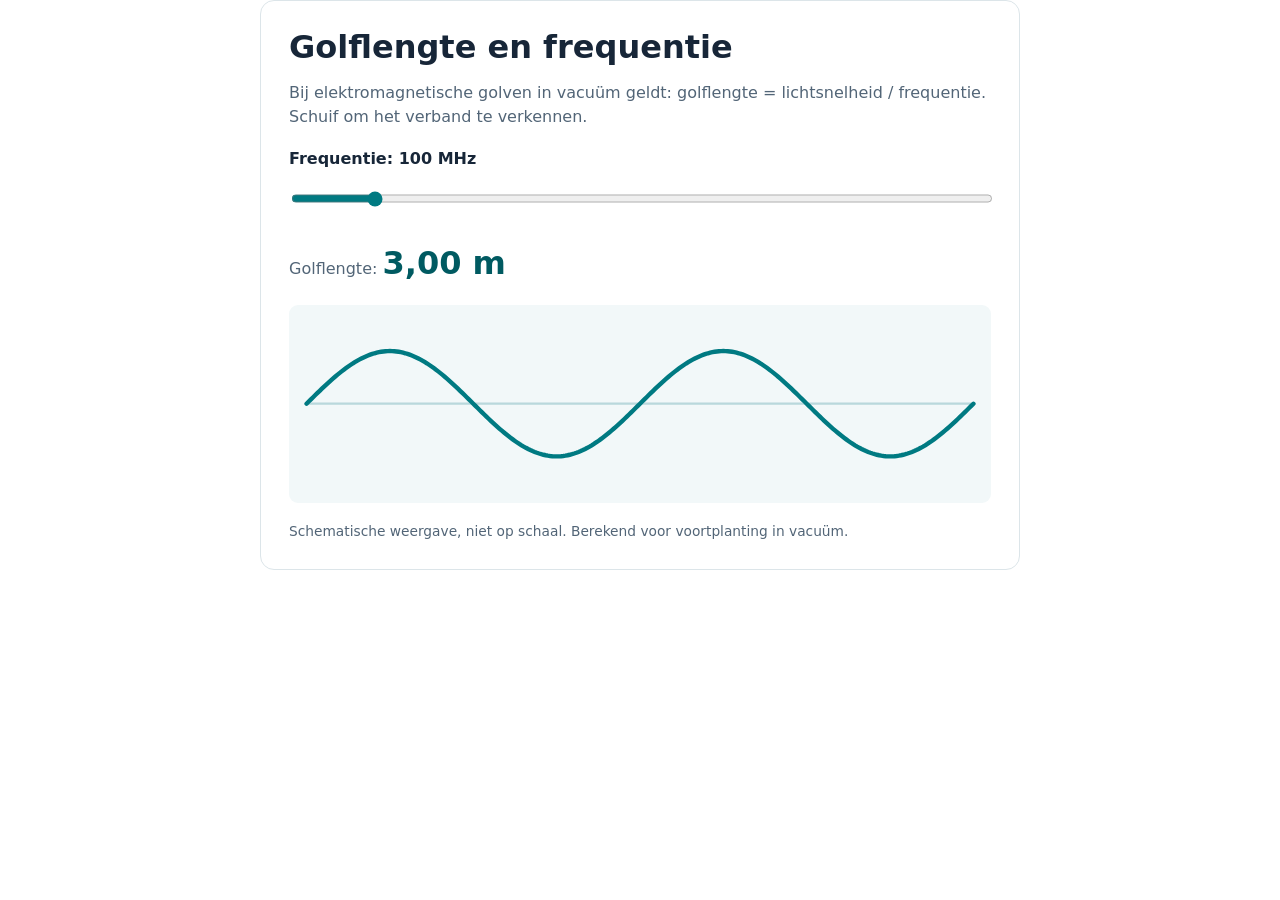
<file: voorbeelden/golflengte/index.html>
<!doctype html>
<html lang="nl">
<head>
  <meta charset="utf-8">
  <meta name="viewport" content="width=device-width, initial-scale=1">
  <meta name="description" content="Interactieve demonstratie van de relatie tussen frequentie en golflengte.">
  <title>Golflengte en frequentie | Scientias Interactief</title>
  <link rel="stylesheet" href="../../assets/v1/style.css">
</head>
<body class="embed-page">
  <main class="embed">
    <h1>Golflengte en frequentie</h1>
    <p>Bij elektromagnetische golven in vacuüm geldt: golflengte = lichtsnelheid / frequentie. Schuif om het verband te verkennen.</p>
    <label for="frequency">Frequentie: <output id="frequency-value" for="frequency">100</output> MHz</label>
    <input id="frequency" type="range" min="50" max="500" step="10" value="100">
    <p>Golflengte: <strong class="output"><output id="wavelength">3,00 m</output></strong></p>
    <svg class="wave" viewBox="0 0 640 180" role="img" aria-labelledby="wave-title wave-desc">
      <title id="wave-title">Schematische golf</title>
      <desc id="wave-desc">De golf toont meer oscillaties wanneer de frequentie hoger wordt. Dit is een schematische weergave en geen schaaltekening.</desc>
      <path d="M 16 90 H 624" stroke="#b9d8dc" stroke-width="2"/>
      <path id="wave-path" d="" fill="none" stroke="#007a82" stroke-width="4" stroke-linecap="round"/>
    </svg>
    <p class="note">Schematische weergave, niet op schaal. Berekend voor voortplanting in vacuüm.</p>
  </main>
  <script src="script.js" defer></script>
</body>
</html>
</file>
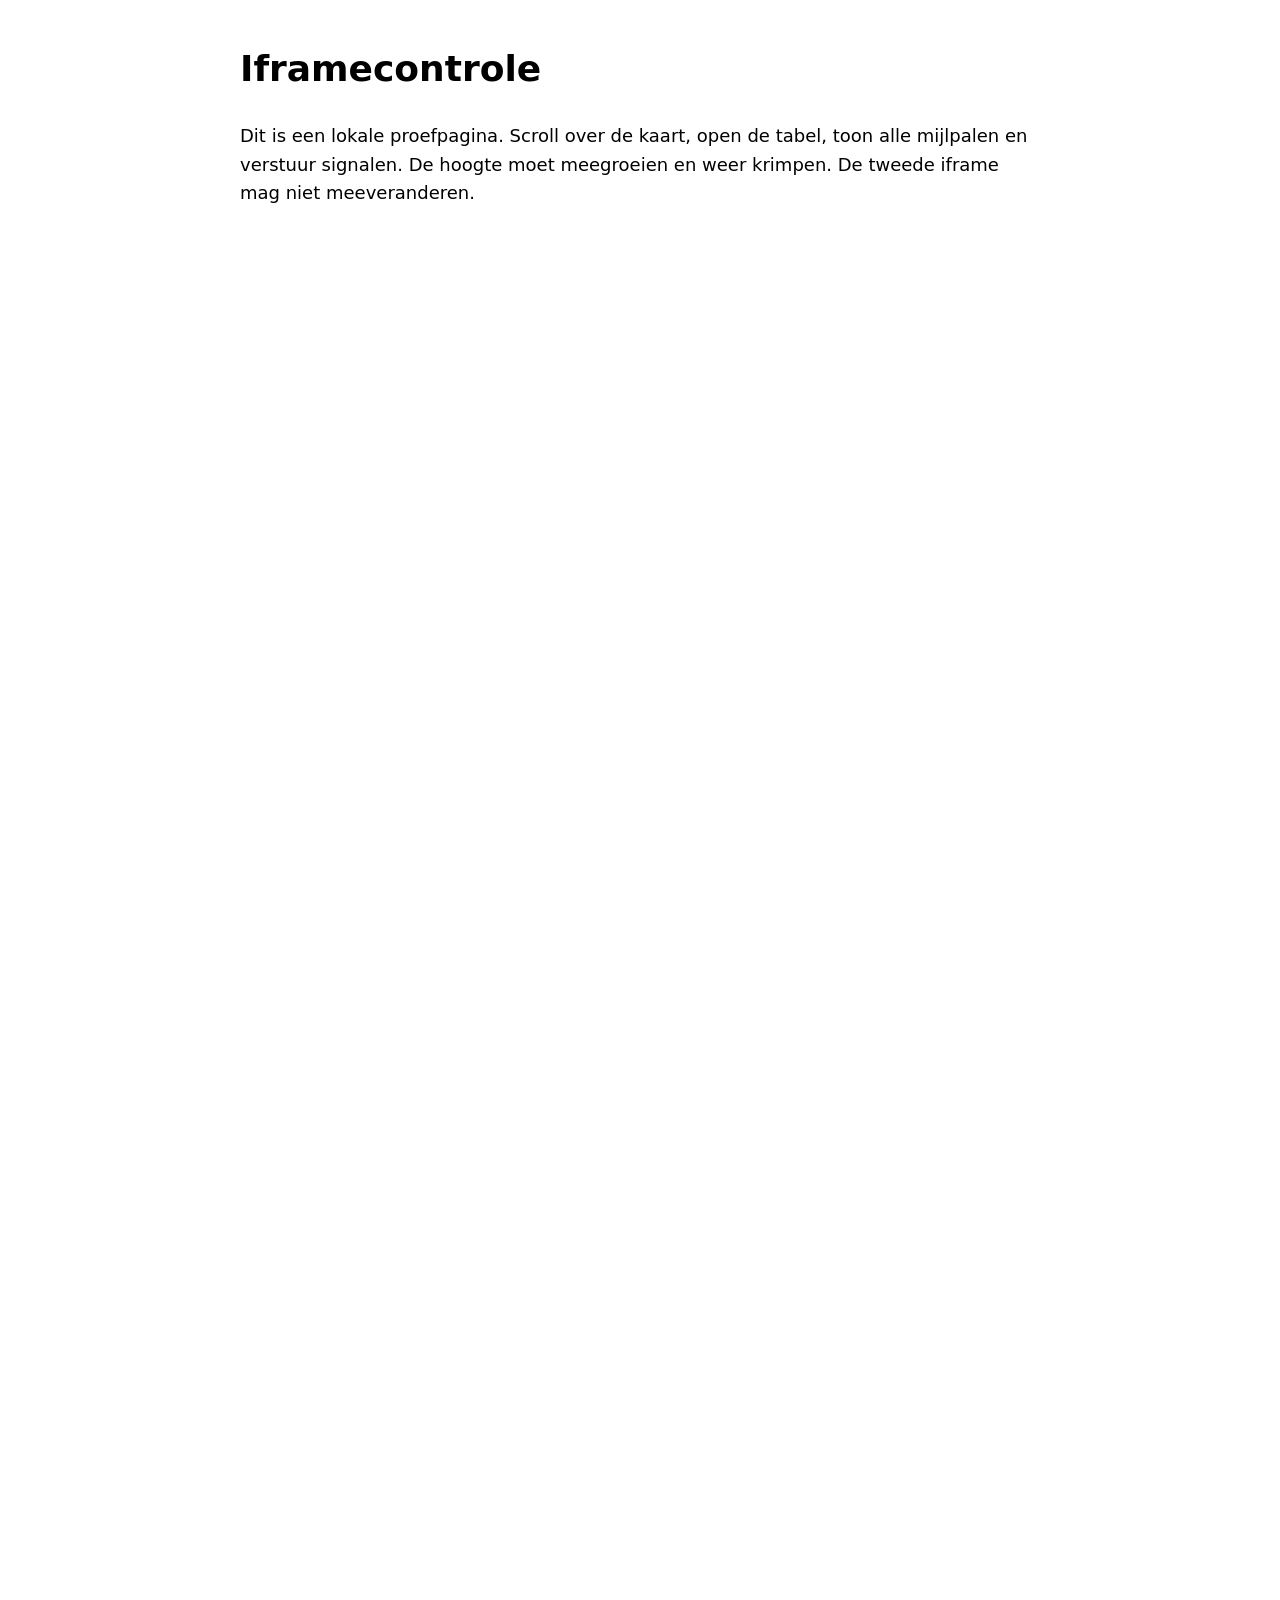
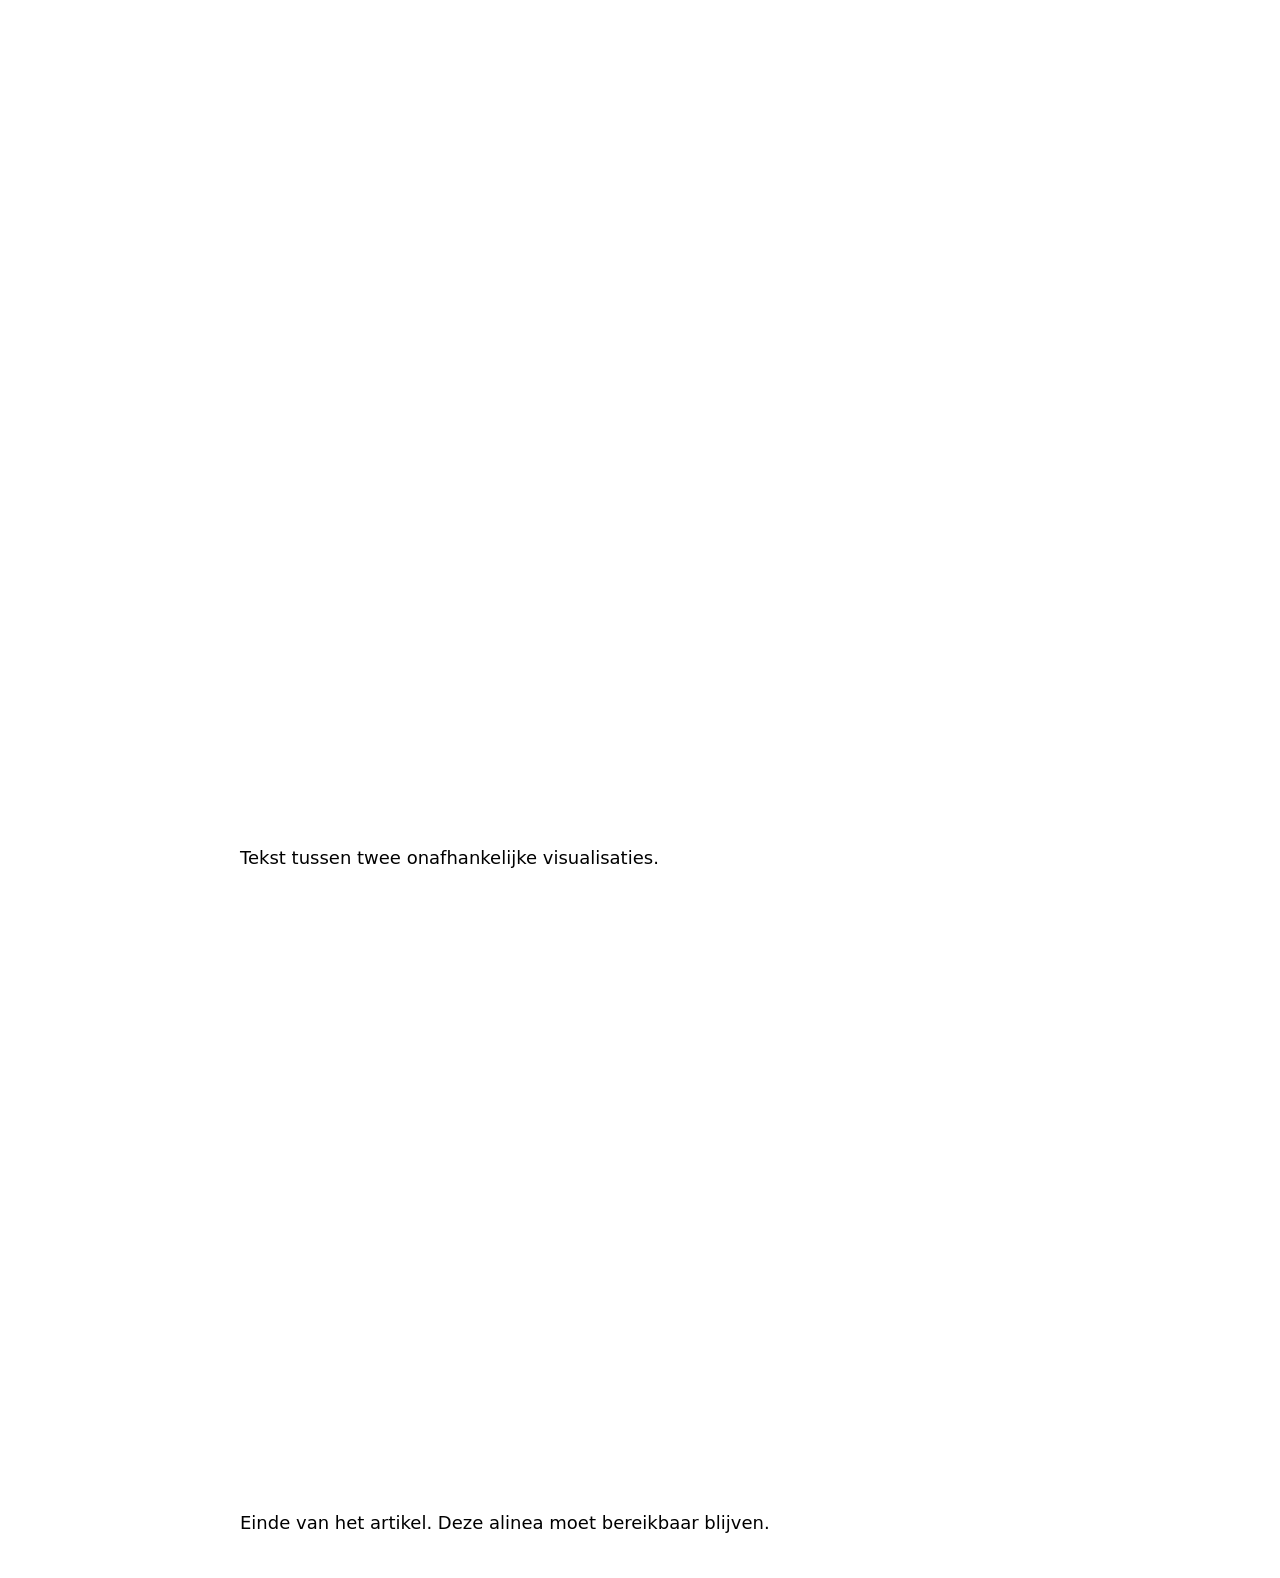
<file: integratie/voorbeeld.html>
<!doctype html>
<html lang="nl">
<head>
  <meta charset="utf-8">
  <meta name="viewport" content="width=device-width, initial-scale=1">
  <title>Lokale iframecontrole Scientias</title>
  <style>body{font:18px/1.6 system-ui;max-width:800px;margin:40px auto;padding:0 16px}iframe{display:block;width:100%;height:2200px;border:0}</style>
  <script src="wordpress-parent.js" defer></script>
</head>
<body>
  <h1>Iframecontrole</h1>
  <p>Dit is een lokale proefpagina. Scroll over de kaart, open de tabel, toon alle mijlpalen en verstuur signalen. De hoogte moet meegroeien en weer krimpen. De tweede iframe mag niet meeveranderen.</p>
  <iframe data-scientias-embed src="http://127.0.0.1:8001/interactief/voyager-1-v2/#embed-licht" title="Proef: de reis van Voyager 1" loading="lazy"></iframe>
  <p>Tekst tussen twee onafhankelijke visualisaties.</p>
  <iframe data-scientias-embed src="http://127.0.0.1:8001/interactief/_sjabloon/" title="Proef: golflengte en frequentie" loading="lazy" style="height:600px"></iframe>
  <p>Einde van het artikel. Deze alinea moet bereikbaar blijven.</p>
</body>
</html>
</file>
<file: overzicht.css>
:root{color-scheme:light;--ink:#172638;--muted:#526577;--accent:#007a82;--accent-dark:#005a61;--bg:#f5f8fa;--border:#dce5e9;--surface:#fff}
*{box-sizing:border-box}
html{font-family:system-ui,-apple-system,BlinkMacSystemFont,"Segoe UI",sans-serif;line-height:1.5}
body{margin:0;color:var(--ink);background:var(--bg)}
.container{max-width:980px;margin:auto;padding:clamp(20px,4vw,50px)}
.site-header{margin-bottom:42px}
h1{font-size:clamp(2rem,5vw,3.3rem);line-height:1.13;margin:0 0 14px}
h2{font-size:1.4rem}
p{color:var(--muted)}
.eyebrow{text-transform:uppercase;letter-spacing:.08em;font-size:.78rem;font-weight:750;color:var(--accent)}
.tiles{display:grid;grid-template-columns:repeat(auto-fit,minmax(min(100%,260px),1fr));gap:18px}
.tile{display:flex;flex-direction:column;gap:12px;padding:24px;border:1px solid var(--border);border-radius:14px;background:var(--surface);text-decoration:none;color:inherit}
.tile:hover,.tile:focus-visible{border-color:var(--accent);box-shadow:0 4px 20px #17263812}
.tile strong{font-size:1.24rem}
.link-label{font-weight:700;color:var(--accent)}
footer{margin-top:48px;border-top:1px solid var(--border);padding-top:24px}
a{color:var(--accent-dark)}
a:focus-visible,input:focus-visible{outline:3px solid #f2ad30;outline-offset:4px}
.embed-page{background:transparent}
.embed{padding:clamp(14px,3vw,28px);max-width:760px;margin:auto;background:var(--surface);border:1px solid var(--border);border-radius:14px}
.embed h1{font-size:clamp(1.4rem,3.5vw,2rem)}
.embed label{display:block;font-weight:650;margin:18px 0 8px}
.embed input[type=range]{width:100%;accent-color:var(--accent);min-height:35px;cursor:pointer}
.output{font-size:clamp(1.45rem,4vw,2rem);font-weight:750;color:var(--accent-dark);font-variant-numeric:tabular-nums}
.wave{display:block;width:100%;height:auto;margin:18px 0;background:#f2f8f9;border-radius:9px}
.note{font-size:.86rem;color:var(--muted);margin-bottom:0}
@media(prefers-reduced-motion:reduce){*,*::before,*::after{scroll-behavior:auto!important;transition:none!important}}
</file>
<file: assets/v1/style.css>
:root{color-scheme:light;--ink:#172638;--muted:#526577;--accent:#007a82;--accent-dark:#005a61;--bg:#f5f8fa;--border:#dce5e9;--surface:#fff}
*{box-sizing:border-box}
html{font-family:system-ui,-apple-system,BlinkMacSystemFont,"Segoe UI",sans-serif;line-height:1.5}
body{margin:0;color:var(--ink);background:var(--bg)}
.container{max-width:980px;margin:auto;padding:clamp(20px,4vw,50px)}
.site-header{margin-bottom:42px}
h1{font-size:clamp(2rem,5vw,3.3rem);line-height:1.13;margin:0 0 14px}
h2{font-size:1.4rem}
p{color:var(--muted)}
.eyebrow{text-transform:uppercase;letter-spacing:.08em;font-size:.78rem;font-weight:750;color:var(--accent)}
.tiles{display:grid;grid-template-columns:repeat(auto-fit,minmax(min(100%,260px),1fr));gap:18px}
.tile{display:flex;flex-direction:column;gap:12px;padding:24px;border:1px solid var(--border);border-radius:14px;background:var(--surface);text-decoration:none;color:inherit}
.tile:hover,.tile:focus-visible{border-color:var(--accent);box-shadow:0 4px 20px #17263812}
.tile strong{font-size:1.24rem}
.link-label{font-weight:700;color:var(--accent)}
footer{margin-top:48px;border-top:1px solid var(--border);padding-top:24px}
a{color:var(--accent-dark)}
a:focus-visible,input:focus-visible{outline:3px solid #f2ad30;outline-offset:4px}
.embed-page{background:transparent}
.embed{padding:clamp(14px,3vw,28px);max-width:760px;margin:auto;background:var(--surface);border:1px solid var(--border);border-radius:14px}
.embed h1{font-size:clamp(1.4rem,3.5vw,2rem)}
.embed label{display:block;font-weight:650;margin:18px 0 8px}
.embed input[type=range]{width:100%;accent-color:var(--accent);min-height:35px;cursor:pointer}
.output{font-size:clamp(1.45rem,4vw,2rem);font-weight:750;color:var(--accent-dark);font-variant-numeric:tabular-nums}
.wave{display:block;width:100%;height:auto;margin:18px 0;background:#f2f8f9;border-radius:9px}
.note{font-size:.86rem;color:var(--muted);margin-bottom:0}
@media(prefers-reduced-motion:reduce){*,*::before,*::after{scroll-behavior:auto!important;transition:none!important}}
</file>
<file: assets/v1/basis.css>
/* Opt-in foundation. Frozen v1: never edit; put changes in assets/v2/. */
:root {
  --scientias-green: #2c5941;
  --scientias-green-light: #4fa36f;
  --scientias-green-soft: #c9e0d0;
  --scientias-font: Montserrat, 'Helvetica Neue', Arial, sans-serif;
}
.sr-only {
  position:absolute;width:1px;height:1px;padding:0;margin:-1px;
  overflow:hidden;clip-path:inset(50%);white-space:nowrap;border:0;
}
.skip-link {position:absolute;left:12px;top:-100px;z-index:10}
.skip-link:focus {top:12px;background:#fff;color:#000;padding:12px;outline:3px solid #2c5941}
</file>
<file: interactief/_sjabloon/style.css>
:root{--accent:var(--scientias-green);--accent-dark:var(--scientias-green);--ink:#000;--muted:#595959}
body{font-family:var(--scientias-font)}
.embed{border-radius:0}
input[type=range]{min-height:44px}
a:focus-visible{outline:3px solid var(--scientias-green);outline-offset:3px}
</file>
<file: interactief/fijnstof-europese-steden/style.css>
html,body {
  margin:0;
  background:#fff
}

@font-face {
  font-family:'Montserrat SC';
  font-weight:400;
  font-style:normal;
  font-display:swap;
  src:url(fonts/montserrat-sc-400.woff2) format('woff2');
}

@font-face {
  font-family:'Montserrat SC';
  font-weight:500;
  font-style:normal;
  font-display:swap;
  src:url(fonts/montserrat-sc-500.woff2) format('woff2');
}

@font-face {
  font-family:'Montserrat SC';
  font-weight:600;
  font-style:normal;
  font-display:swap;
  src:url(fonts/montserrat-sc-600.woff2) format('woff2');
}

@font-face {
  font-family:'Montserrat SC';
  font-weight:700;
  font-style:normal;
  font-display:swap;
  src:url(fonts/montserrat-sc-700.woff2) format('woff2');
}

.sc-graphic {
  color-scheme:light;
  --green:#2C5941;
  --ink:#000;
  --ink2:#3D3D3D;
  --muted:#6B6B6B;
  --line:#E5E5E5;
  font-family:'Montserrat SC',Montserrat,'Helvetica Neue',Arial,sans-serif;
  color:var(--ink);
  -webkit-font-smoothing:antialiased;
  max-width:760px;
  margin:0 auto;
  background:#fff;
  border:1px solid #000;
  text-align:left;
  line-height:normal
}

.sc-graphic * {
  box-sizing:border-box
}

.sc-graphic h2,.sc-graphic p {
  font-family:inherit
}

.sc-static svg {
  width:100%;
  height:auto;
  display:block
}

.sc-head {
  background:#000;
  padding:14px 20px;
  display:flex;
  align-items:center;
  justify-content:space-between
}

.sc-logo {
  color:#fff;
  font-weight:500;
  font-size:17px;
  letter-spacing:.34em;
  line-height:1;
  display:inline-flex;
  align-items:center;
  white-space:nowrap
}

.sc-logo svg {
  width:.74em;
  height:.72em;
  margin-right:.34em;
  display:inline-block
}

.sc-kicker {
  color:#fff;
  font-size:11px;
  font-weight:600;
  letter-spacing:.14em;
  text-transform:uppercase;
  border-left:3px solid var(--green);
  padding-left:8px
}

.sc-body {
  padding:22px 20px 16px
}

.sc-title {
  font-size:24px;
  line-height:1.2;
  font-weight:700;
  margin:0 0 8px;
  letter-spacing:-.01em;
  color:#000
}

.sc-sub {
  font-size:14.5px;
  line-height:1.45;
  color:var(--ink2);
  margin:0 0 18px;
  font-weight:400
}

.sc-legend {
  display:flex;
  flex-wrap:wrap;
  gap:6px 16px;
  margin:0 0 12px;
  font-size:12.5px;
  color:var(--ink2);
  font-weight:500
}

.sc-legend span {
  display:inline-flex;
  align-items:center;
  gap:6px
}

.sc-legend i {
  display:inline-block;
  width:18px;
  height:12px;
  border-radius:3px
}

.sc-legend i.dot {
  width:12px;
  height:12px;
  border-radius:50%
}

.sc-legend i.line {
  height:0;
  border-top:3px solid;
  border-radius:0
}

.sc-legend i.dash {
  height:0;
  border-top:3px dashed;
  border-radius:0
}

.sc-chart {
  position:relative;
  width:100%
}

.sc-chart svg {
  display:block;
  overflow:visible
}

.sc-chart text {
  font-family:inherit
}

.tick {
  font-size:12px;
  fill:var(--muted);
  font-weight:500
}

.axis {
  font-size:12.5px;
  fill:var(--ink2);
  font-weight:600
}

.dlabel {
  font-size:13px;
  fill:var(--ink);
  font-weight:600
}

.rlabel {
  font-size:14px;
  fill:var(--ink);
  font-weight:600
}

.rsub {
  font-size:12.5px;
  fill:var(--muted);
  font-weight:500
}

.vlabel {
  font-size:14px;
  fill:var(--ink);
  font-weight:700
}

.vlabel.big {
  font-size:18px
}

.chip {
  font-size:11.5px;
  font-weight:600
}

.note {
  font-size:12px;
  fill:var(--green);
  font-weight:600
}

.when {
  font-size:12px;
  fill:var(--green);
  font-weight:700;
  letter-spacing:.06em;
  text-transform:uppercase
}

.who {
  font-size:17px;
  fill:var(--ink);
  font-weight:700
}

.what {
  font-size:14.5px;
  fill:var(--ink2);
  font-weight:400
}

.sc-tip {
  position:absolute;
  pointer-events:none;
  opacity:0;
  transition:opacity .12s;
  background:#000;
  color:#fff;
  font-size:12.5px;
  line-height:1.45;
  padding:9px 11px;
  border-radius:6px;
  max-width:270px;
  z-index:5;
  box-shadow:0 4px 14px rgba(0,0,0,.18)
}

.sc-tip .row {
  display:flex;
  align-items:center;
  gap:6px;
  margin-top:3px
}

.sc-tip .sw {
  display:inline-block;
  width:10px;
  height:10px;
  border-radius:2px;
  outline:1px solid #fff
}

.sc-tip .muted {
  color:#BFBFBF;
  margin-top:3px
}

.sc-notes {
  margin:14px 0 0;
  font-size:12px;
  line-height:1.5;
  color:var(--muted)
}

.sc-notes p {
  margin:0 0 4px
}

.sc-foot {
  border-top:1px solid var(--line);
  margin-top:12px;
  padding-top:10px;
  display:flex;
  justify-content:space-between;
  gap:12px;
  flex-wrap:wrap;
  font-size:11.5px;
  color:var(--muted);
  font-weight:500
}

.sc-foot b {
  color:var(--ink);
  font-weight:600
}

details.sc-data {
  margin-top:10px;
  font-size:12.5px
}

details.sc-data summary {
  cursor:pointer;
  color:var(--green);
  font-weight:600
}

details.sc-data table {
  border-collapse:collapse;
  margin-top:8px;
  width:100%
}

details.sc-data th,details.sc-data td {
  text-align:left;
  padding:5px 8px;
  border-bottom:1px solid var(--line);
  vertical-align:top
}

details.sc-data th {
  font-weight:600;
  color:var(--ink2)
}

@media (max-width:520px) {
  .sc-title {
    font-size:20px
  }
  .sc-body {
    padding:18px 14px 14px
  }
  .sc-head {
    padding:12px 14px
  }
  .sc-logo {
    font-size:15px
  }
}

.sc-graphic :focus-visible {
  outline:2px solid var(--green);
  outline-offset:2px
}

.sc-maps {
  display:grid;
  grid-template-columns:2fr 1fr;
  gap:14px;
  align-items:start
}

@media (max-width:620px) {
  .sc-maps {
    grid-template-columns:1fr
  }
}

.sc-maps svg {
  width:100%;
  height:auto;
  display:block
}

.mapcap {
  font-size:12.5px;
  font-weight:600;
  color:#3D3D3D;
  margin:0 0 6px
}

.mlab {
  font-size:11px;
  font-weight:600;
  fill:#000;
  pointer-events:none
}

.mrank {
  fill:#2C5941;
  font-weight:700
}

.city {
  cursor:pointer
}

.city:hover,.city:focus {
  stroke:#000;
  stroke-width:1.6
}

.sc-legend i.dot {
  outline:1px solid #D0D0D0
}

.kpis {
  display:flex;
  gap:10px;
  flex-wrap:wrap;
  margin:0 0 16px
}

.kpi {
  flex:1 1 150px;
  border-left:3px solid #2C5941;
  padding:2px 0 2px 10px
}

.kpi b {
  display:block;
  font-size:22px;
  font-weight:700;
  color:#000;
  line-height:1.15
}

.kpi span {
  font-size:12.5px;
  color:#3D3D3D;
  line-height:1.35;
  display:block
}

details.sc-data table {
  font-size:12px
}

details.sc-data .scroll {
  max-height:320px;
  overflow:auto
}

body {
  margin: 0;
  background: #fff;
}

.sc-graphic {
  margin: 0 auto;
}

.city-search {
  margin: 0 0 16px;
}

.city-search label {
  display: block;
  margin-bottom: 6px;
  font-size: 14px;
  font-weight: 600;
}

.city-search input {
  width: 100%;
  max-width: 360px;
  padding: 10px 12px;
  border: 1px solid #6b6b6b;
  border-radius: 4px;
  font: inherit;
  font-size: 15px;
}

.city-search p {
  margin: 8px 0 0;
  min-height: 2.5em;
  font-size: 13px;
  line-height: 1.45;
}

.sc-map-svg[data-src="kaart-europa.svg"] {
  aspect-ratio: 720 / 740;
}

.sc-map-svg[data-src="kaart-benelux.svg"] {
  aspect-ratio: 360 / 502;
}

.sc-chart .city.selected {
  stroke: #e76f19;
  stroke-width: 3;
  paint-order: stroke;
}

.sc-chart .city {
  cursor: pointer;
}

.sc-tip {
  white-space: pre-line;
}

@media (max-width: 620px) {
  .sc-graphic {
    border-left: 0;
    border-right: 0;
  }
  .sc-chart .city.bn {
    cursor: pointer;
  }
}

.sc-legend .legend-title {
  color: #000;
  font-weight: 600;
}

.sc-legend .pm-safe {
  background: #c9e0d0;
}

.sc-legend .pm-low {
  background: #7fb58f;
}

.sc-legend .pm-medium {
  background: #2c5941;
}

.sc-legend .pm-high {
  background: #16301f;
}

.sc-legend .pm-very-high {
  background: #000;
}

.sc-data .table-note {
  color: #6b6b6b;
  margin: 6px 0 0;
}
</file>
<file: interactief/voyager-1-v2/style.css>
:root{
  --ink:#000;--muted:#595959;--acc:var(--scientias-green);--acc2:var(--scientias-green-light);--acc-soft:var(--scientias-green-soft);--grey:#B3B3B3;
  --bg:#fff;--card:#fff;--card-a:rgba(255,255,255,.9);--map:#fff;--soft:#F4F6F4;--rule:#D6D6D6;--frame:#000;
  --btn:#000;--btn-fg:#fff;--dash:#2C5941;
  --font:var(--scientias-font);
}
/* donkere modus: zwart heelal, groen blijft het accent */
body.dark{
  --ink:#fff;--muted:#B3B3B3;--acc:#4FA36F;--acc2:#4FA36F;--acc-soft:#16261D;--grey:#4A4A4A;
  --bg:#000;--card:#0B0B0B;--card-a:rgba(0,0,0,.85);--map:#000;--soft:#0B0B0B;--rule:#2B2B2B;--frame:#3A3A3A;
  --btn:#fff;--btn-fg:#000;--dash:#4FA36F;
  color-scheme:dark;
}
*{box-sizing:border-box}
body{margin:0;background:var(--bg);color:var(--ink);font-family:var(--font);-webkit-font-smoothing:antialiased;transition:background-color .25s,color .25s}
.frame{max-width:800px;margin:20px auto;border:1px solid var(--frame);background:var(--bg)}
.topb{background:#000;color:#fff;display:flex;align-items:center;justify-content:space-between;gap:12px;padding:14px 20px}
.brand{font-weight:500;font-size:1rem;letter-spacing:.34em;text-transform:uppercase;margin:0}
.tag{display:inline-flex;align-items:center;gap:9px;font-size:.7rem;font-weight:500;letter-spacing:.18em;text-transform:uppercase;color:#fff}
.tag::before{content:"";width:22px;height:3px;background:var(--dash)}
.head{padding:22px 22px 4px}
h1{font-weight:700;font-size:clamp(1.45rem,4.6vw,2.05rem);line-height:1.2;margin:0 0 12px;text-wrap:balance}
.lede{font-size:1rem;line-height:1.65;margin:0;max-width:64ch}
main{padding:22px 22px 30px;display:grid;gap:36px}
body.embed .frame{margin:0}
body.embed .lede{display:none}
.blok{min-width:0}
.blok + .blok,.method{border-top:1px solid var(--rule);padding-top:30px}
.blok h2{font-weight:700;font-size:1.25rem;line-height:1.25;margin:0 0 6px;text-wrap:balance}
.sub{font-size:.9rem;line-height:1.55;color:var(--muted);margin:0 0 14px}
.num{font-variant-numeric:tabular-nums}

/* kerncijfers */
.kpi{display:grid;grid-template-columns:repeat(2,minmax(0,1fr));gap:10px;margin:0 0 14px}
.kpi div{background:var(--card);border:1px solid var(--rule);border-top:4px solid var(--k);padding:11px 13px;min-width:0}
.kpi .k{display:block;font-size:.68rem;font-weight:700;letter-spacing:.1em;text-transform:uppercase;color:var(--muted)}
.kpi b{display:block;font-weight:700;font-size:1.4rem;line-height:1.2;margin-top:3px;font-variant-numeric:tabular-nums;white-space:nowrap;overflow:hidden;text-overflow:ellipsis}
.kpi span.s{display:block;font-size:.8rem;line-height:1.4;color:var(--muted);margin-top:3px;font-variant-numeric:tabular-nums}

/* knoppen */
.tog{display:flex;gap:8px;flex-wrap:wrap;margin:0 0 12px;align-items:center}
.tog button,.pill{font:inherit;font-size:.78rem;font-weight:600;padding:8px 14px;border:1px solid var(--btn);background:transparent;color:var(--btn);border-radius:2px;cursor:pointer;line-height:1.2}
.tog button[aria-pressed="true"],.pill[aria-pressed="true"],.pill.on{background:var(--btn);color:var(--btn-fg)}
.tog button:focus-visible,.pill:focus-visible,input:focus-visible,summary:focus-visible{outline:2px solid var(--acc2);outline-offset:2px}
.tog .sep{width:1px;height:24px;background:var(--rule);margin:0 2px}
.speed{display:inline-flex;align-items:center;border:1px solid var(--btn);border-radius:2px;color:var(--btn)}
.speed button{font:inherit;font-size:1rem;font-weight:600;background:transparent;border:0;color:var(--btn);padding:5px 12px;cursor:pointer;line-height:1.2}
.speed span{min-width:104px;text-align:center;font-size:.78rem;font-weight:600;font-variant-numeric:tabular-nums}
.ctrl{margin:12px 0 0}

/* kaart */
.box{position:relative;width:100%;height:var(--h,540px);background:var(--map);border:1px solid var(--rule);overflow:hidden}
canvas{display:block;width:100%;height:100%;touch-action:none;cursor:grab;user-select:none;-webkit-user-select:none}
.hud{position:absolute}
.hud.tl{left:14px;top:12px;pointer-events:none}
.hud.bl{left:14px;bottom:10px;pointer-events:none;font-size:.72rem;color:var(--muted)}
.hud.br{right:14px;bottom:10px;pointer-events:none;font-size:.7rem;color:var(--muted)}
.hud.touch{display:none}
.date{font-size:.9rem;font-weight:700;font-variant-numeric:tabular-nums;color:var(--ink)}
.since{font-size:.76rem;color:var(--muted);margin-top:1px}
.badge{display:inline-flex;align-items:center;gap:6px;font-size:.64rem;font-weight:700;letter-spacing:.12em;text-transform:uppercase;
  color:var(--muted);border:1px solid var(--rule);background:var(--card-a);padding:2px 8px;border-radius:2px;margin-top:7px}
.badge i{width:7px;height:7px;border-radius:50%;background:var(--grey)}
.badge.live{color:var(--acc);border-color:var(--acc)}
.badge.live i{background:var(--acc2);animation:pulse 1.6s infinite}
.badge.run i{background:var(--ink)}
@keyframes pulse{50%{opacity:.25}}
.ld{margin-top:8px;font-size:.8rem;font-weight:700;color:var(--ink);font-variant-numeric:tabular-nums}
.scale{display:flex;align-items:center;gap:8px}
.scale b{display:block;height:6px;border:1.5px solid var(--muted);border-top:0}
.zhint{position:absolute;left:50%;top:50%;transform:translate(-50%,-50%);background:#000;color:#fff;border:1px solid #333;padding:9px 14px;font-size:.82rem;pointer-events:none;opacity:0;transition:opacity .25s}
.zhint.on{opacity:1}
.legend{display:flex;gap:16px;flex-wrap:wrap;font-size:.74rem;color:var(--muted);margin:10px 0 0}
.legend span{display:inline-flex;align-items:center;gap:7px}
.legend em{display:inline-block;width:18px;border-top:2.5px solid var(--acc)}
.legend em.f{border-top-style:dashed;opacity:.7}
.legend em.s{border-top:2px dashed var(--ink)}

/* tijdlijn */
.tline{position:relative;margin:14px 0 0}
input[type=range]{-webkit-appearance:none;appearance:none;width:100%;height:24px;background:transparent;margin:0;cursor:pointer}
input[type=range]::-webkit-slider-runnable-track{height:5px;background:linear-gradient(90deg,var(--acc) var(--p,0%),var(--rule) var(--p,0%))}
input[type=range]::-moz-range-track{height:5px;background:linear-gradient(90deg,var(--acc) var(--p,0%),var(--rule) var(--p,0%))}
input[type=range]::-webkit-slider-thumb{-webkit-appearance:none;width:16px;height:16px;border-radius:50%;background:var(--card);border:3px solid var(--acc);margin-top:-5.5px}
input[type=range]::-moz-range-thumb{width:10px;height:10px;border-radius:50%;background:var(--card);border:3px solid var(--acc)}
.ticks{position:relative;height:11px;margin:0 8px}
.ticks button{position:absolute;top:0;width:10px;height:10px;padding:0;border-radius:50%;transform:translateX(-50%);background:var(--card);border:1.5px solid var(--grey);cursor:pointer}
.ticks button.past{background:var(--acc);border-color:var(--acc)}
.ticks button:hover{background:var(--acc2);border-color:var(--acc2)}
.axis{position:relative;height:18px;margin:2px 8px 0;font-size:.7rem;color:var(--muted)}
.axis span{position:absolute;transform:translateX(-50%);white-space:nowrap}
.axis span:first-child{transform:none}
.axis span:last-child{transform:translateX(-100%)}
.fine{font-size:.74rem;color:var(--muted);margin:8px 0 0;line-height:1.5}
.foot{margin-top:12px;padding-top:9px;border-top:1px solid var(--rule);font-size:.72rem;line-height:1.5;color:var(--muted)}

/* mijlpalen */
.ms-nav{display:flex;gap:8px;margin:0 0 14px;flex-wrap:wrap}
.ms-nav .ms-all{margin-left:auto;display:none}
ol.ms{list-style:none;margin:0;padding:16px 18px;position:relative;background:var(--card);border:1px solid var(--rule)}
ol.ms::before{content:"";position:absolute;left:23px;top:26px;bottom:26px;width:1.5px;background:var(--rule)}
ol.ms li{position:relative}
ol.ms li>button{all:unset;box-sizing:border-box;display:grid;grid-template-columns:12px 1fr;gap:14px;cursor:pointer;width:100%;padding:6px 0}
ol.ms li>button:focus-visible{outline:2px solid var(--acc2);outline-offset:2px}
ol.ms .pt{width:12px;height:12px;border-radius:50%;margin-top:4px;background:var(--card);border:1.5px solid var(--grey);position:relative;z-index:1}
ol.ms li.past .pt{background:var(--acc);border-color:var(--acc)}
ol.ms li.active .pt{box-shadow:0 0 0 5px var(--acc-soft)}
ol.ms .d{display:block;font-size:.74rem;color:var(--muted);font-variant-numeric:tabular-nums}
ol.ms .t{display:block;font-size:.95rem;font-weight:600;color:var(--ink)}
ol.ms li.future .t{color:var(--muted);font-weight:500}
ol.ms li.active .t{color:var(--acc);font-weight:700}
ol.ms .desc{display:none;margin:2px 0 10px 26px;font-size:.95rem;line-height:1.65;color:var(--ink);max-width:62ch}
ol.ms li.active .desc{display:block}
ol.ms.compact li:not(.active){display:none}
ol.ms.compact::before{display:none}

/* cijfers */
details.cijfers{margin-top:14px;border:1px solid var(--rule);background:var(--card)}
details.cijfers summary{cursor:pointer;padding:11px 16px;font-size:.82rem;font-weight:700;list-style:none;display:flex;justify-content:space-between;align-items:center}
details.cijfers summary::-webkit-details-marker{display:none}
details.cijfers summary::after{content:"+";font-size:1.2rem;font-weight:500;line-height:1}
details.cijfers[open] summary::after{content:"\2212"}
.tbl{overflow-x:auto;border-top:1px solid var(--rule)}
.tbl table{width:100%;border-collapse:collapse;font-size:.82rem;font-variant-numeric:tabular-nums}
.tbl caption{text-align:left;font-size:.74rem;color:var(--muted);padding:10px 16px 4px}
.tbl th{text-align:left;font-size:.66rem;letter-spacing:.1em;text-transform:uppercase;color:var(--muted);padding:8px 16px;border-bottom:1px solid var(--ink);white-space:nowrap}
.tbl td{padding:8px 16px;border-bottom:1px solid var(--rule);vertical-align:top}
.tbl td:last-child,.tbl th:last-child{text-align:right;white-space:nowrap}

/* lichtsignaal */
.sig-form{display:flex;gap:8px;flex-wrap:wrap}
.sig-form input{flex:1;min-width:200px;font:inherit;font-size:.9rem;color:var(--ink);background:var(--card);border:1px solid var(--btn);border-radius:2px;padding:9px 14px}
.sig-form .pill{background:var(--btn);color:var(--btn-fg)}
.sig-list{list-style:none;margin:12px 0 0;padding:0;display:grid;gap:10px}
.sig-list li{background:var(--card);border:1px solid var(--rule);border-top:4px solid var(--ink);padding:12px 14px;font-size:.88rem}
.sig-list .h{display:flex;justify-content:space-between;gap:8px;align-items:baseline}
.sig-list .m{font-weight:700;color:var(--ink);overflow:hidden;text-overflow:ellipsis;white-space:nowrap}
.sig-list .x{all:unset;cursor:pointer;color:var(--muted);font-size:1.1rem;line-height:1;padding:0 4px}
.sig-list .x:hover{color:var(--ink)}
.sig-list .bar{height:5px;background:var(--rule);margin:8px 0 7px;overflow:hidden;padding:0;display:block}
.sig-list .bar i{display:block;height:100%;background:var(--acc);width:0}
.sig-list .st{font-weight:600;font-variant-numeric:tabular-nums}
.sig-list .sub{color:var(--muted);font-variant-numeric:tabular-nums;font-size:.86rem;margin:0}
.sig-list .tip{color:var(--muted);margin-top:4px;font-size:.8rem}

/* methode */
.method{background:transparent}
.method h2{font-weight:700;font-size:1.15rem;margin:0 0 12px}
.method p{font-size:.92rem;line-height:1.7;margin:0 0 14px;max-width:68ch}
.method a{color:var(--acc);text-underline-offset:2px}

@media (max-width:980px){ .ms-nav .ms-all{display:inline-block} }
@media (max-width:820px){ .frame{margin:0;border-left:0;border-right:0} }
@media (max-width:640px),(hover:none) and (pointer:coarse){
  .hud.br{display:none}
  .hud.touch{display:block;left:14px;bottom:8px;pointer-events:none;font-size:.7rem;color:var(--muted)}
  .hud.bl{bottom:28px}
}
@media (max-width:640px){
  .topb{padding:12px 14px}
  .brand{font-size:.86rem;letter-spacing:.28em}
  .head{padding:18px 14px 2px}
  main{padding:18px 14px 26px}
  .box{height:var(--hm,440px)}
  .kpi{grid-template-columns:1fr}
  .kpi b{font-size:1.3rem}
  .axis span.opt{display:none}
  .tog .sep{display:none}
}
/* v2: keyboard focus, usable touch targets and natural document height. */
.kpi-earth{--k:var(--acc)}.kpi-light{--k:var(--acc2)}.kpi-sun{--k:var(--ink)}.kpi-star{--k:var(--grey)}
.box{--h:540px;--hm:440px}
#scaleBar{width:100px}
canvas{touch-action:pan-y}
canvas:focus-visible{outline:3px solid var(--acc2);outline-offset:-4px}
button:focus-visible,a:focus-visible{outline:3px solid var(--acc2);outline-offset:3px}
.tog button,.pill,.speed button,.sig-list .x{min-height:44px;min-width:44px}
.sig-list .x{display:inline-flex;align-items:center;justify-content:center}
input[type=range]{min-height:44px}
.ticks button:focus-visible{outline:3px solid var(--acc2);outline-offset:3px;z-index:2}
.sig-form input{min-width:0;width:100%}
.tbl:focus-visible{outline:3px solid var(--acc2);outline-offset:-3px}
body.embed .frame{margin:0 auto}
@media(max-width:380px){.topb{flex-wrap:wrap}.sig-form input{flex-basis:100%}.speed span{min-width:90px}}
@media(prefers-reduced-motion:reduce){*,*::before,*::after{animation:none!important;transition:none!important;scroll-behavior:auto!important}}
</file>
<file: interactief/zoetwater-2023-2024/style.css>
/* Montserrat-subset uit de gedeelde map assets/v2/fonts/ (bevroren zodra gepubliceerd). */
@font-face{font-family:'Montserrat SC';font-weight:400;font-display:swap;src:url(../../assets/v2/fonts/montserrat-sc-400.woff2) format('woff2')}
@font-face{font-family:'Montserrat SC';font-weight:500;font-display:swap;src:url(../../assets/v2/fonts/montserrat-sc-500.woff2) format('woff2')}
@font-face{font-family:'Montserrat SC';font-weight:600;font-display:swap;src:url(../../assets/v2/fonts/montserrat-sc-600.woff2) format('woff2')}
@font-face{font-family:'Montserrat SC';font-weight:700;font-display:swap;src:url(../../assets/v2/fonts/montserrat-sc-700.woff2) format('woff2')}

html,body{margin:0;background:#fff}
.sc-graphic{
  color-scheme:light;
  --green:#2C5941;--ink:#000;--ink2:#3D3D3D;--muted:#6B6B6B;--line:#E5E5E5;
  --d3:#6E4210;--d2:#B07230;--d1:#E0B97F;--n0:#EDEDEA;--w1:#A9D0B6;--w2:#4FA36F;--w3:#2C5941;
  --cP:#B07230;--cET:#2E2E2E;--cS:#4FA36F;--cMeer:#E3E3E0;
  font-family:'Montserrat SC',var(--scientias-font);
  color:var(--ink);-webkit-font-smoothing:antialiased;
  max-width:760px;margin:0 auto;background:#fff;border:1px solid #000;text-align:left;line-height:normal
}
.sc-graphic *{box-sizing:border-box}
.sc-head{background:#000;padding:14px 20px;display:flex;align-items:center;justify-content:space-between}
.sc-logo{color:#fff;font-weight:500;font-size:17px;letter-spacing:.34em;line-height:1;display:inline-flex;align-items:center;white-space:nowrap}
.sc-logo svg{width:.74em;height:.72em;margin-right:.34em;display:inline-block}
.sc-kicker{color:#fff;font-size:11px;font-weight:600;letter-spacing:.14em;text-transform:uppercase;border-left:3px solid var(--green);padding-left:8px}
.sc-body{padding:22px 20px 16px}
.sc-title{font-size:24px;line-height:1.2;font-weight:700;margin:0 0 8px;letter-spacing:-.01em}
.sc-sub{font-size:14.5px;line-height:1.45;color:var(--ink2);margin:0 0 18px}

.kpis{display:flex;gap:10px;flex-wrap:wrap;margin:0 0 18px}
.kpi{flex:1 1 150px;border-left:3px solid var(--green);padding:2px 0 2px 10px}
.kpi b{display:block;font-size:20px;font-weight:700;line-height:1.15}
.kpi span{font-size:12.5px;color:var(--ink2);line-height:1.35;display:block}

.controls{display:flex;flex-direction:column;gap:14px;align-items:stretch;margin:0 0 14px}
.views{align-self:flex-start}
.views{display:flex;border:1px solid #000;border-radius:4px;overflow:hidden}
.view-btn,.period-btn,.play{font:inherit;font-size:13px;font-weight:600;cursor:pointer;background:#fff;color:#000;border:0;padding:9px 12px;min-height:40px}
.view-btn+.view-btn{border-left:1px solid #000}
.view-btn[aria-pressed="true"]{background:#000;color:#fff}
.period{display:grid;grid-template-columns:auto 1fr;gap:4px 16px;align-items:center;max-width:620px}
.period-btn{border:1px solid #000;border-radius:4px;grid-row:span 2}
.period-btn[aria-pressed="true"]{background:var(--green);border-color:var(--green);color:#fff}
.year-label{font-size:12.5px;font-weight:600;color:var(--ink2)}
.year-label output{color:#000;font-weight:700;font-variant-numeric:tabular-nums}
.year-row{display:flex;gap:8px;align-items:center}
.play{width:40px;padding:0;border:1px solid #000;border-radius:50%;font-size:13px}
.play[aria-pressed="true"]{background:#000;color:#fff}
.year-row input{flex:1;accent-color:var(--green);min-width:0}
.period.dim .year-label output{color:var(--muted)}
.hint{grid-column:2;margin:0;font-size:11.5px;color:var(--muted)}
.period[hidden]{display:none}

.sc-legend{display:flex;flex-wrap:wrap;gap:6px 14px;margin:0 0 10px;font-size:12px;color:var(--ink2);font-weight:500}
.sc-legend[hidden]{display:none}
.sc-legend span{display:inline-flex;align-items:center;gap:6px}
.sc-legend .legend-title{color:#000;font-weight:600;flex-basis:100%}
.sc-legend i{display:inline-block;width:18px;height:12px;border-radius:2px}
.b-3{background:var(--d3)}.b-2{background:var(--d2)}.b-1{background:var(--d1)}.b0{background:var(--n0)}
.b1{background:var(--w1)}.b2{background:var(--w2)}.b3{background:var(--w3)}
.dor{background:repeating-linear-gradient(135deg,#F4F4F2 0 3px,#C8C8C4 3px 4px)}
.c-P{background:var(--cP)}.c-ET{background:var(--cET)}.c-S{background:var(--cS)}.c-meer{background:var(--cMeer)}

.sc-chart{position:relative;width:100%}
.sc-map-svg{aspect-ratio:960/497}
.sc-map-svg svg{width:100%;height:auto;display:block;touch-action:pan-y}
.sc-map-svg .land{fill:#F4F4F2}
.sc-map-svg .bekken{stroke:#fff;stroke-width:.35;cursor:pointer;fill:var(--n0)}
.sc-map-svg .bekken.selected{stroke:#000;stroke-width:1.6;paint-order:stroke}
@media (hover:hover){.sc-map-svg .bekken:hover{stroke:#000;stroke-width:1.2}}

.sc-tip{position:absolute;pointer-events:none;opacity:0;transition:opacity .12s;background:#000;color:#fff;font-size:12.5px;line-height:1.45;padding:9px 11px;border-radius:6px;max-width:270px;z-index:5;box-shadow:0 4px 14px rgba(0,0,0,.18);white-space:pre-line}
.status{margin:8px 0 12px;min-height:2.9em;font-size:13px;line-height:1.45}

.river-search{margin:0 0 18px}
.river-search label{display:block;margin-bottom:6px;font-size:13px;font-weight:600}
.river-search select{font:inherit;font-size:14px;padding:8px 10px;border:1px solid #6B6B6B;border-radius:4px;background:#fff;max-width:100%}

.mapcap{font-size:12.5px;font-weight:600;color:var(--ink2);margin:0 0 6px}
#tijdlijn svg{width:100%;height:auto;display:block}
#tijdlijn .bar{cursor:pointer}
#tijdlijn .bar.sel{stroke:#000;stroke-width:1.5}
#tijdlijn text{font-family:inherit;font-size:11px;fill:var(--muted);font-weight:500}
#tijdlijn text.lab{fill:#000;font-weight:700}
#tijdlijn .zero{stroke:#000;stroke-width:1}
#tijdlijn .grid{stroke:var(--line);stroke-width:1}

.sc-notes{margin:14px 0 0;font-size:12px;line-height:1.5;color:var(--muted)}
.sc-notes p{margin:0 0 4px}
.sc-foot{border-top:1px solid var(--line);margin-top:12px;padding-top:10px;display:flex;justify-content:space-between;gap:12px;flex-wrap:wrap;font-size:11.5px;color:var(--muted);font-weight:500}
.sc-foot b{color:var(--ink);font-weight:600}
.sc-foot a{color:var(--green)}
details.sc-data{margin-top:10px;font-size:12.5px}
details.sc-data summary{cursor:pointer;color:var(--green);font-weight:600}
details.sc-data .scroll{max-height:340px;overflow:auto}
details.sc-data table{border-collapse:collapse;margin-top:10px;width:100%;font-size:12px}
details.sc-data caption{text-align:left;font-weight:600;padding:4px 0}
details.sc-data th,details.sc-data td{text-align:left;padding:5px 8px;border-bottom:1px solid var(--line);vertical-align:top}
details.sc-data td.n{text-align:right;font-variant-numeric:tabular-nums}
details.sc-data th{font-weight:600;color:var(--ink2)}
.sc-graphic :focus-visible{outline:2px solid var(--green);outline-offset:2px}

@media (max-width:520px){
  .sc-graphic{border-left:0;border-right:0}
  .sc-title{font-size:20px}
  .sc-body{padding:18px 14px 14px}
  .sc-head{padding:12px 14px}
  .sc-logo{font-size:15px}
  .period{grid-template-columns:1fr}
  .period-btn{grid-row:auto;justify-self:start}
  .hint{grid-column:1}
}
@media (prefers-reduced-motion:reduce){.sc-tip{transition:none}}
</file>
